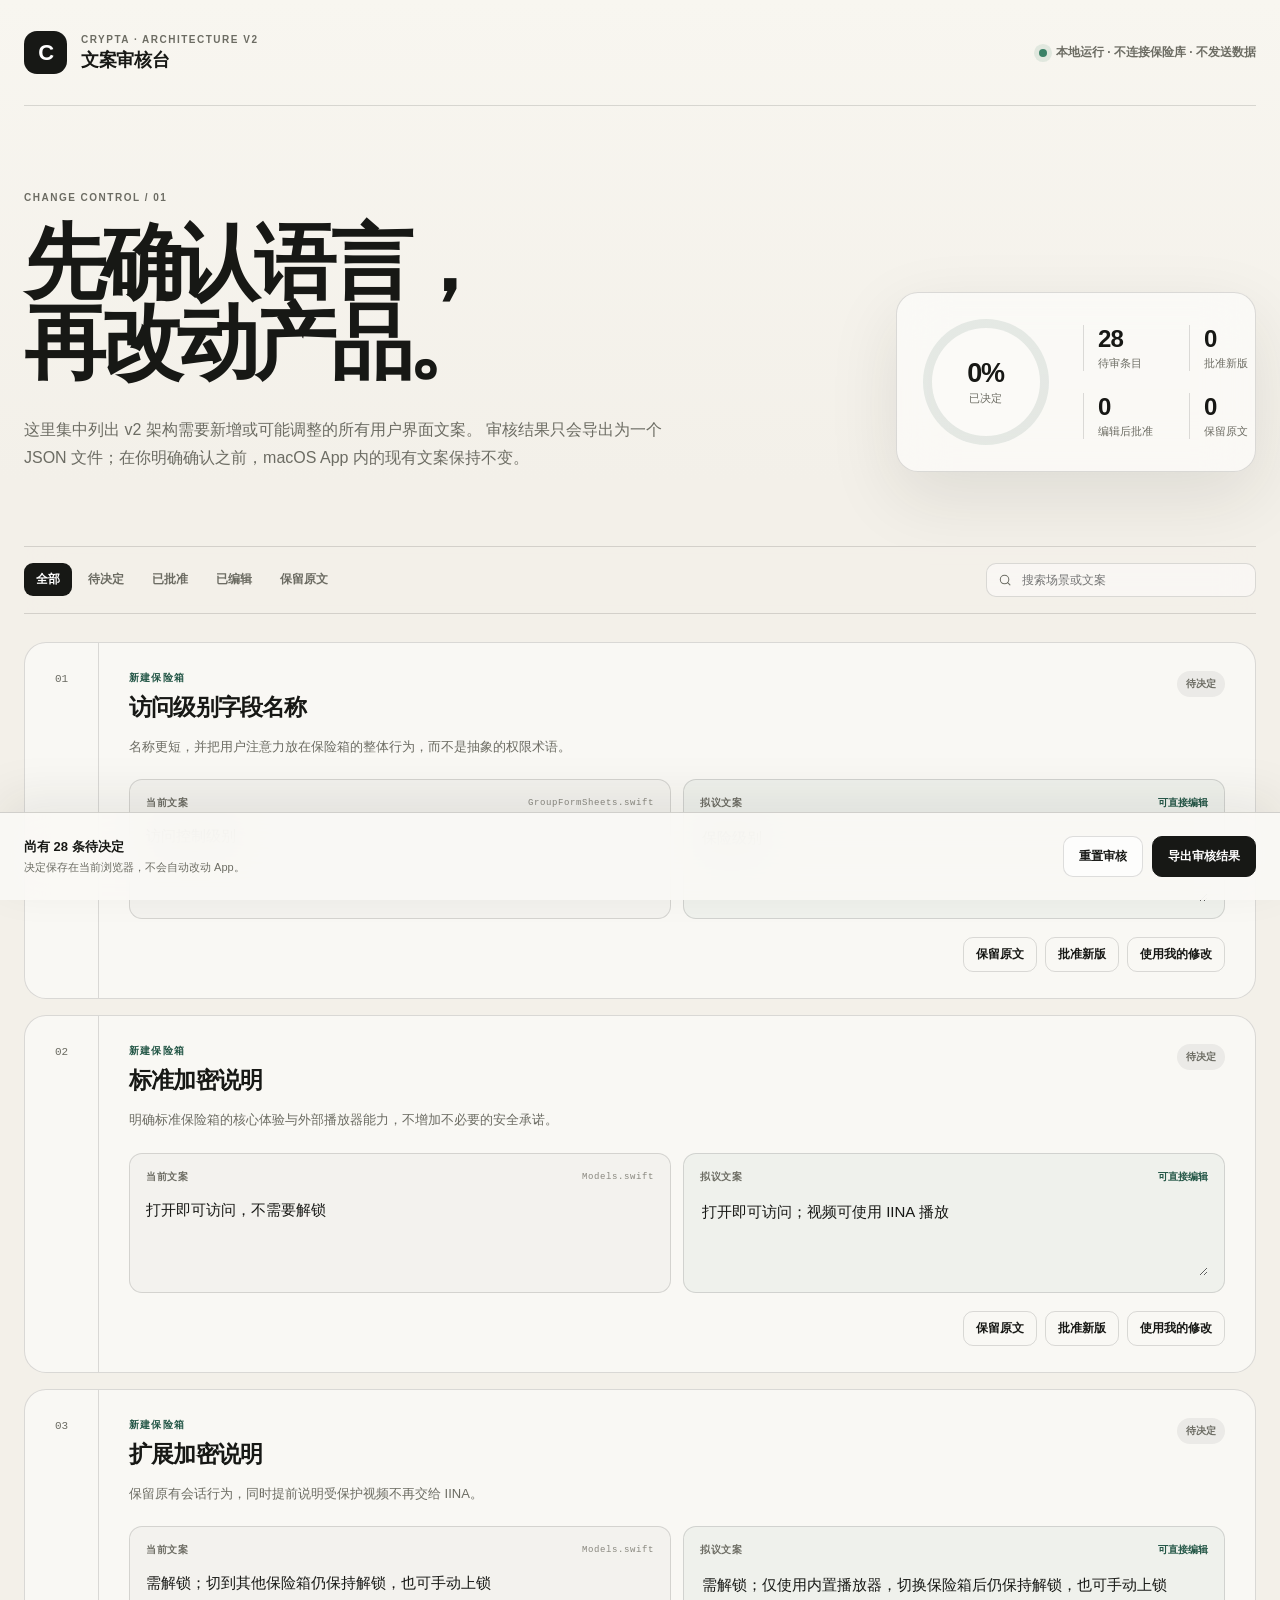
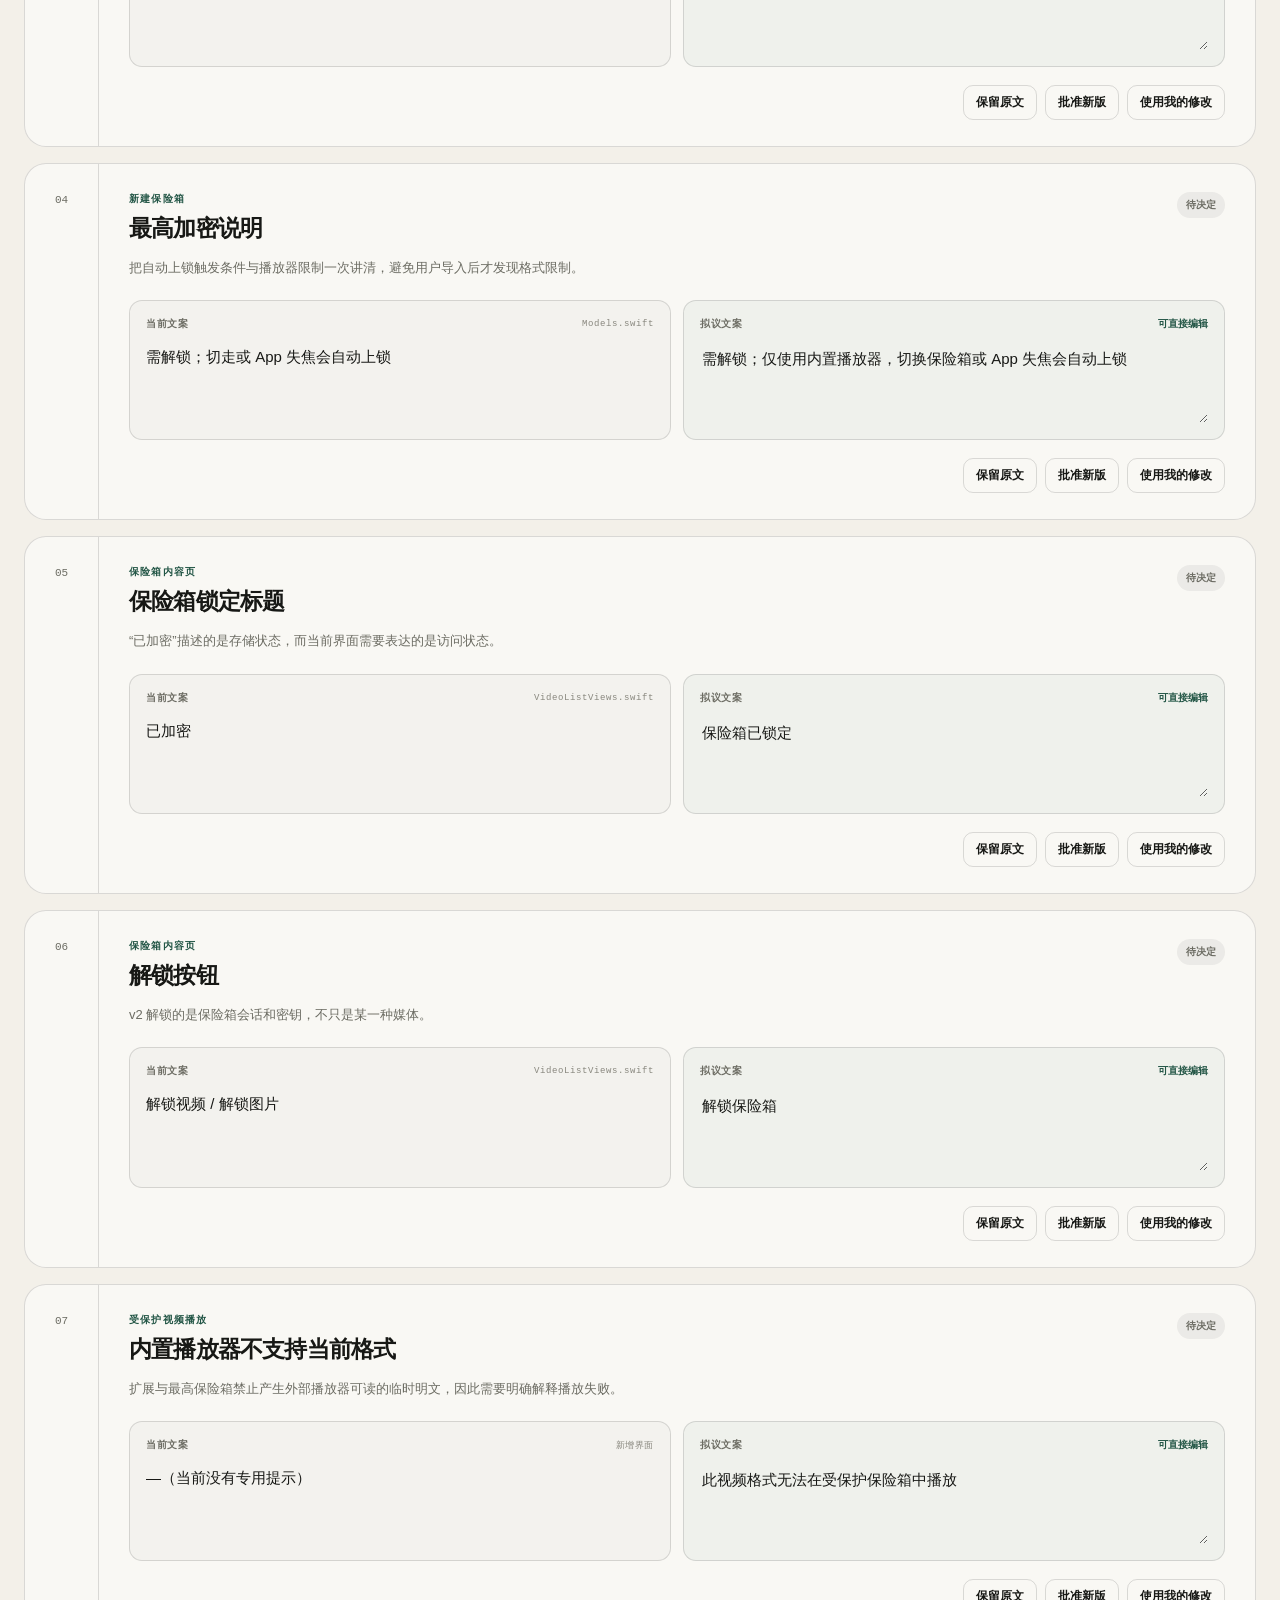
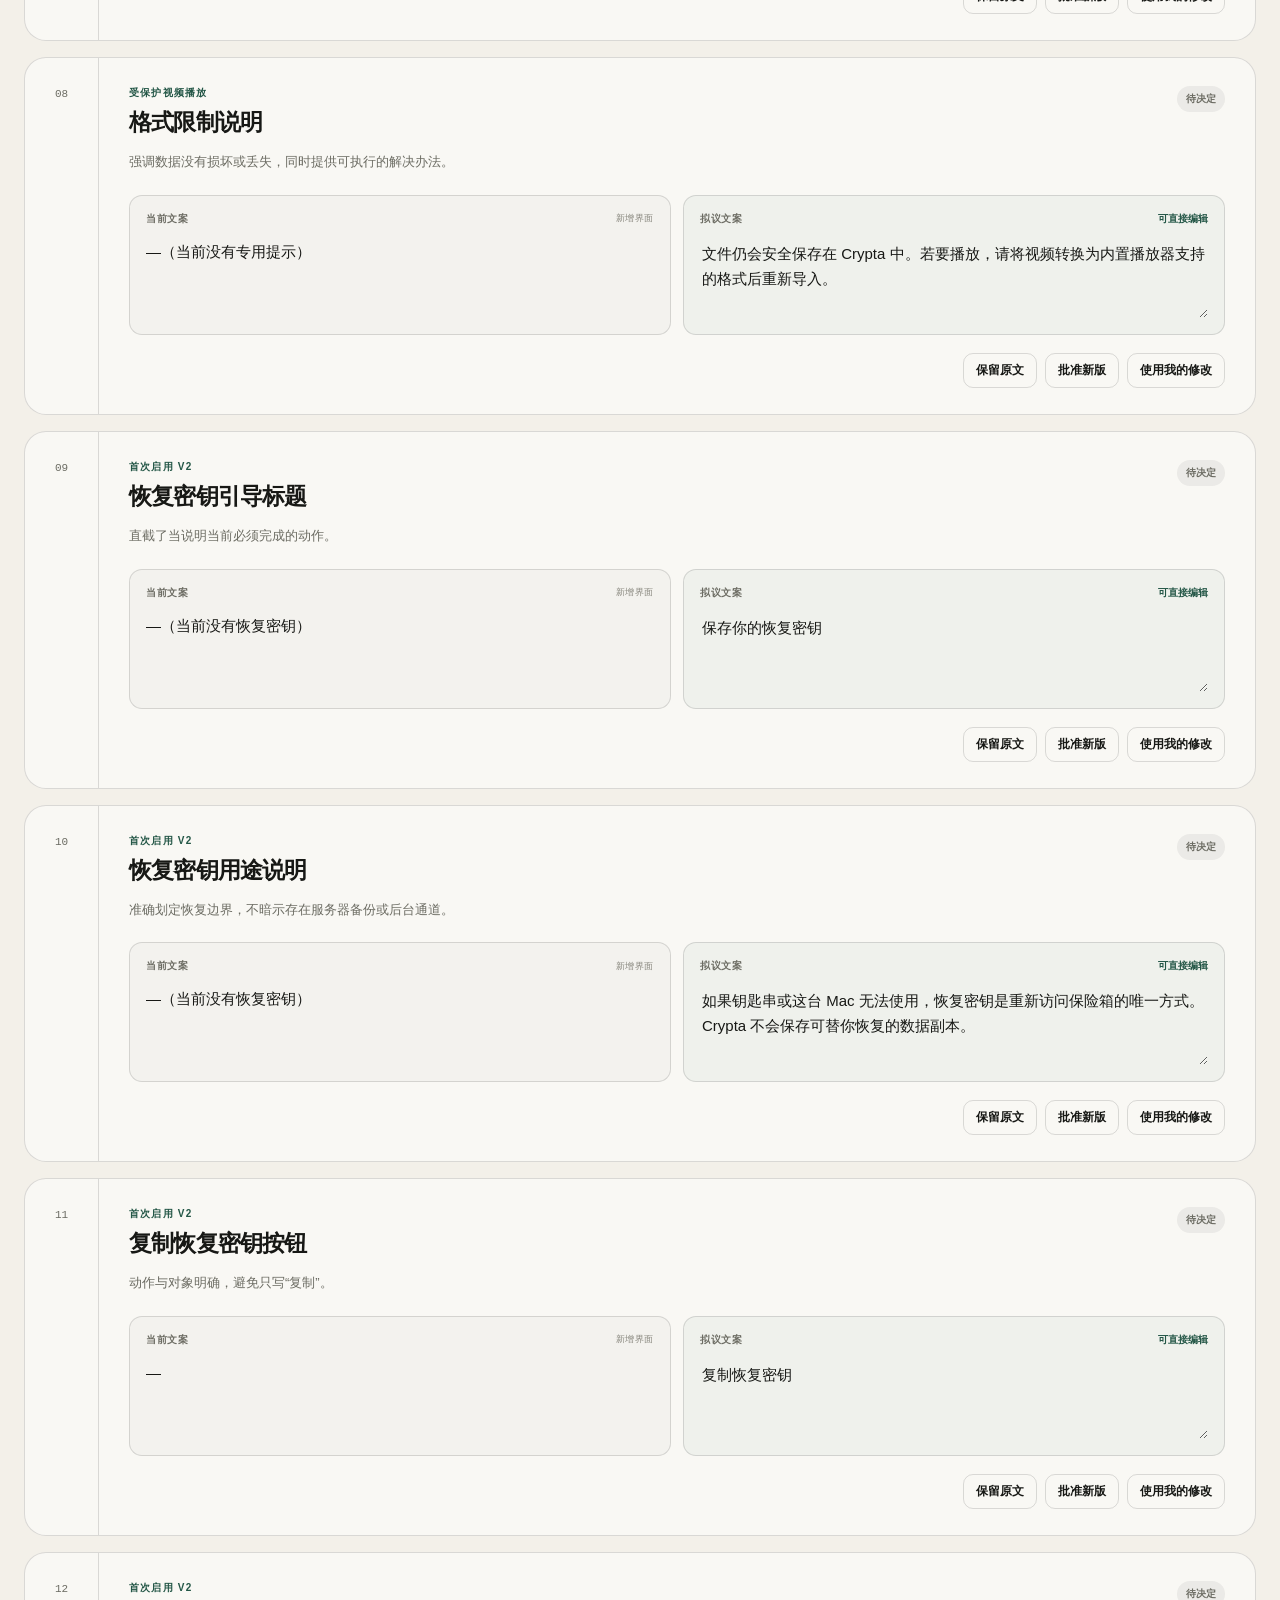
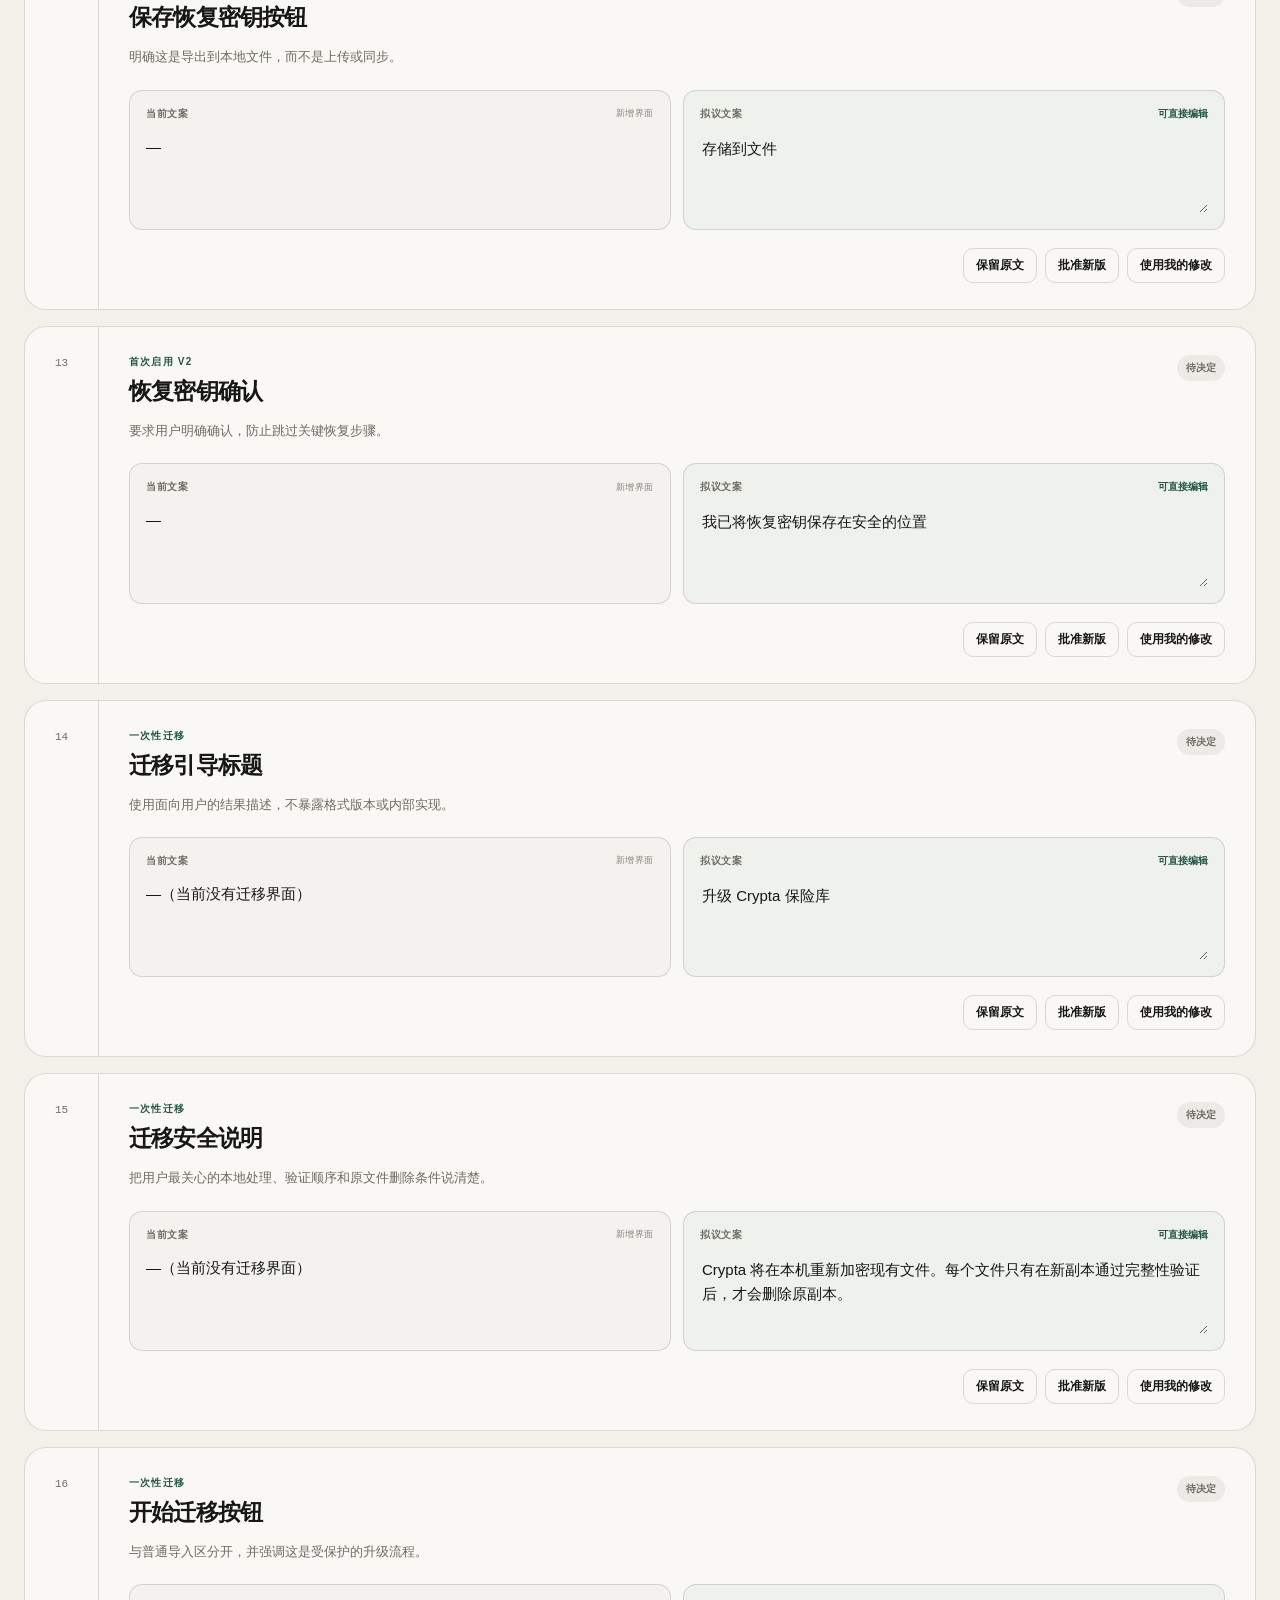
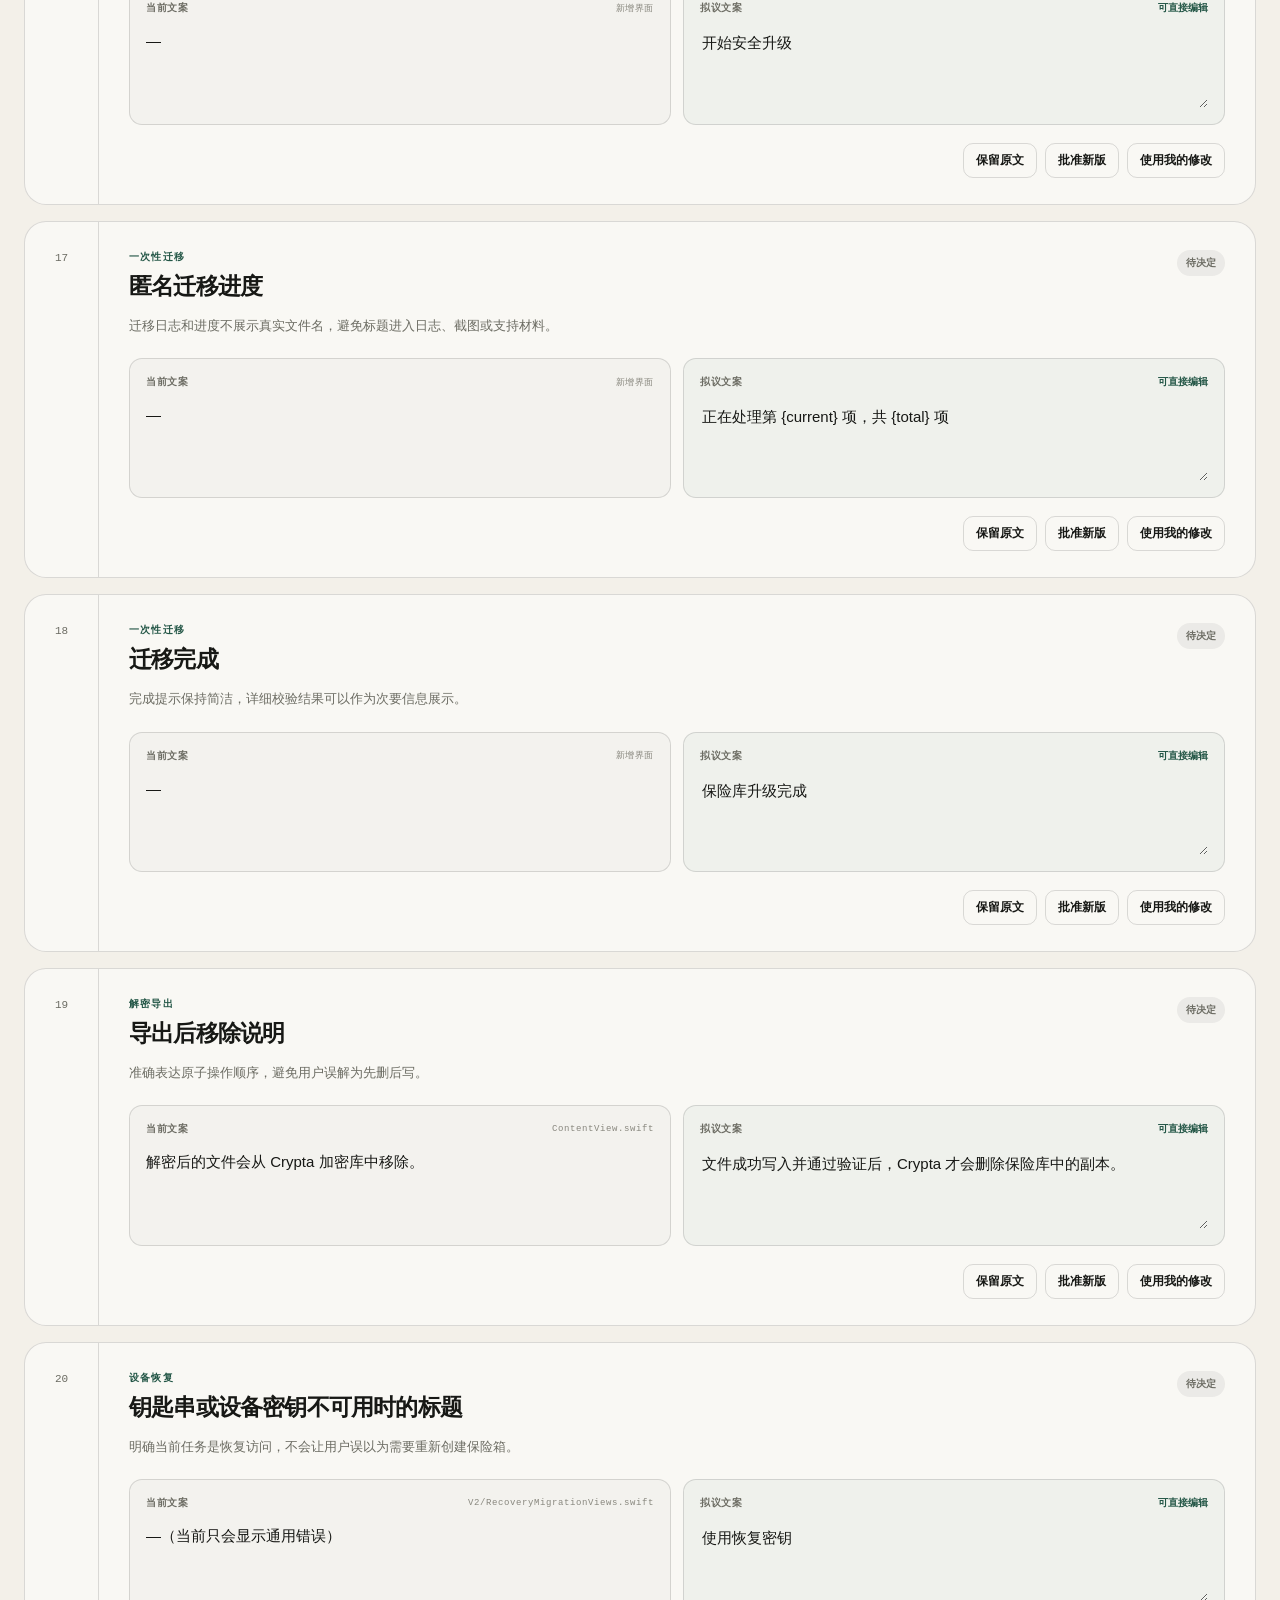
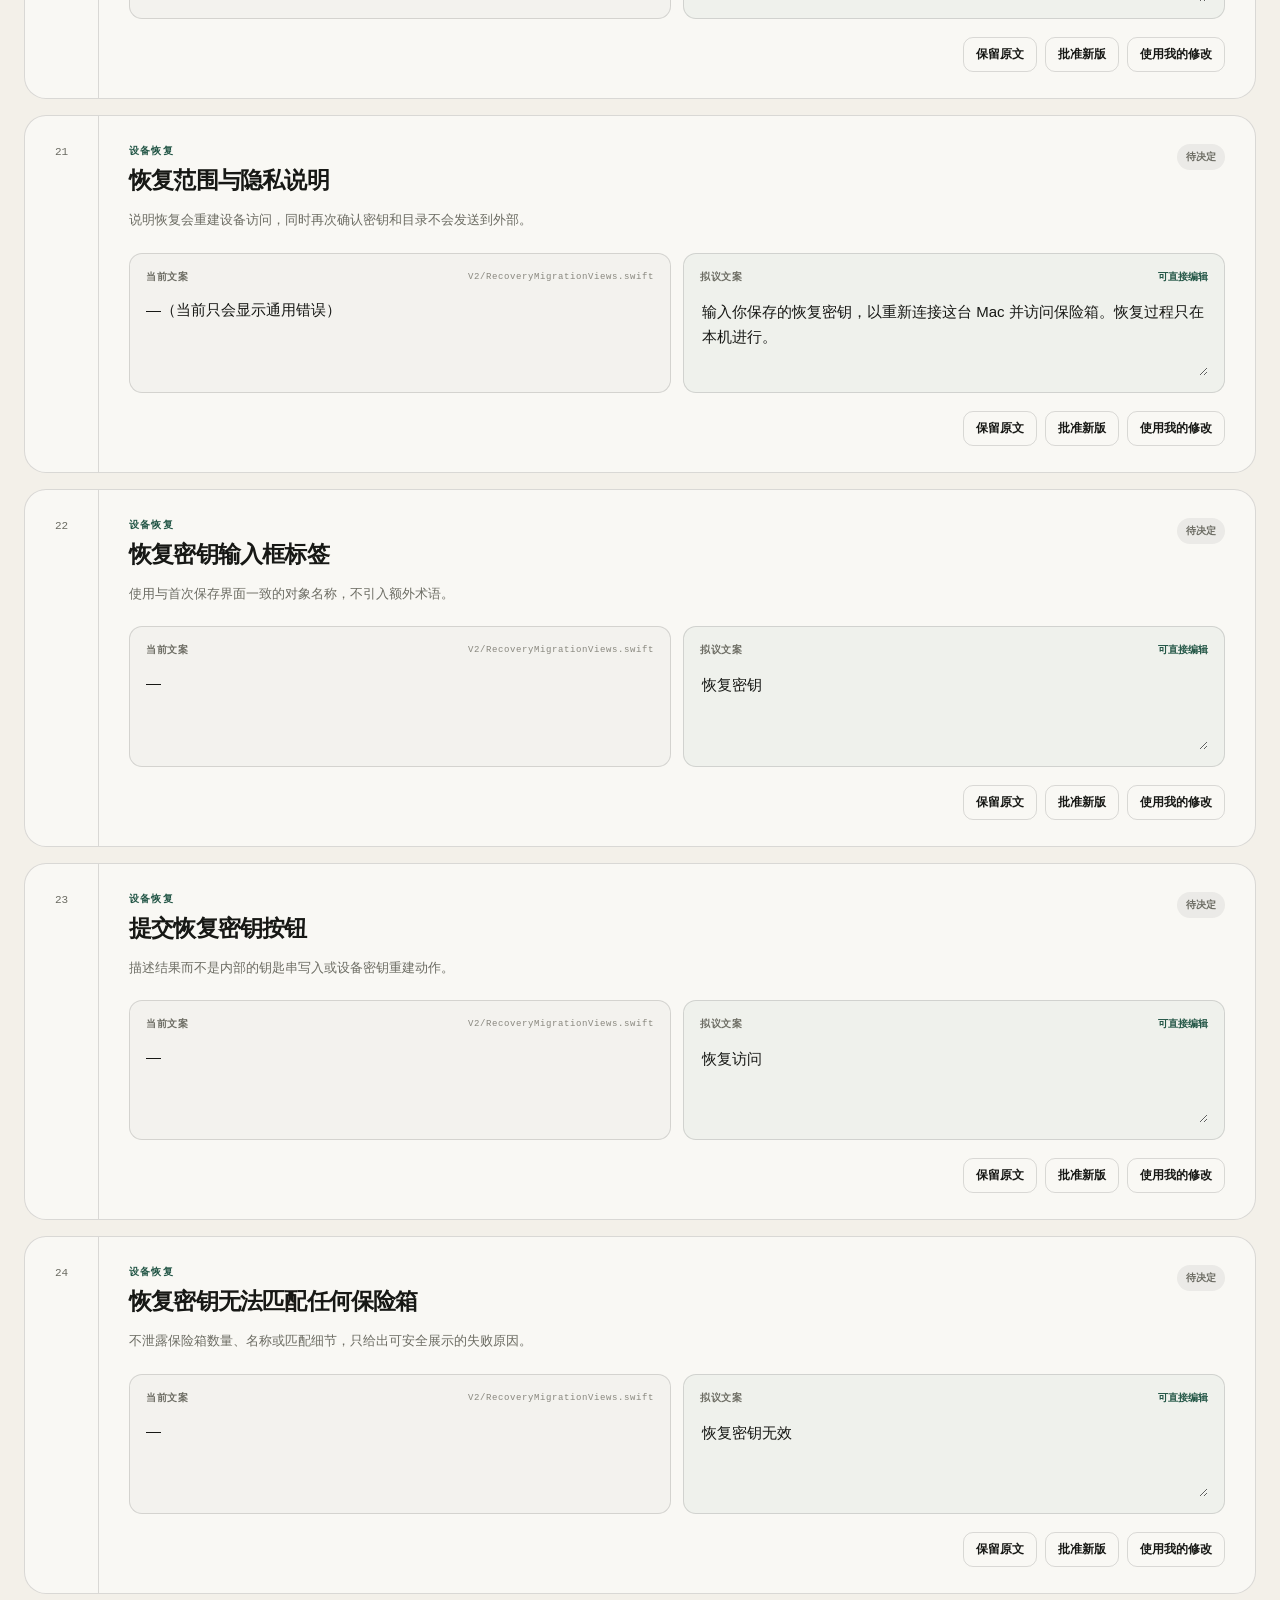
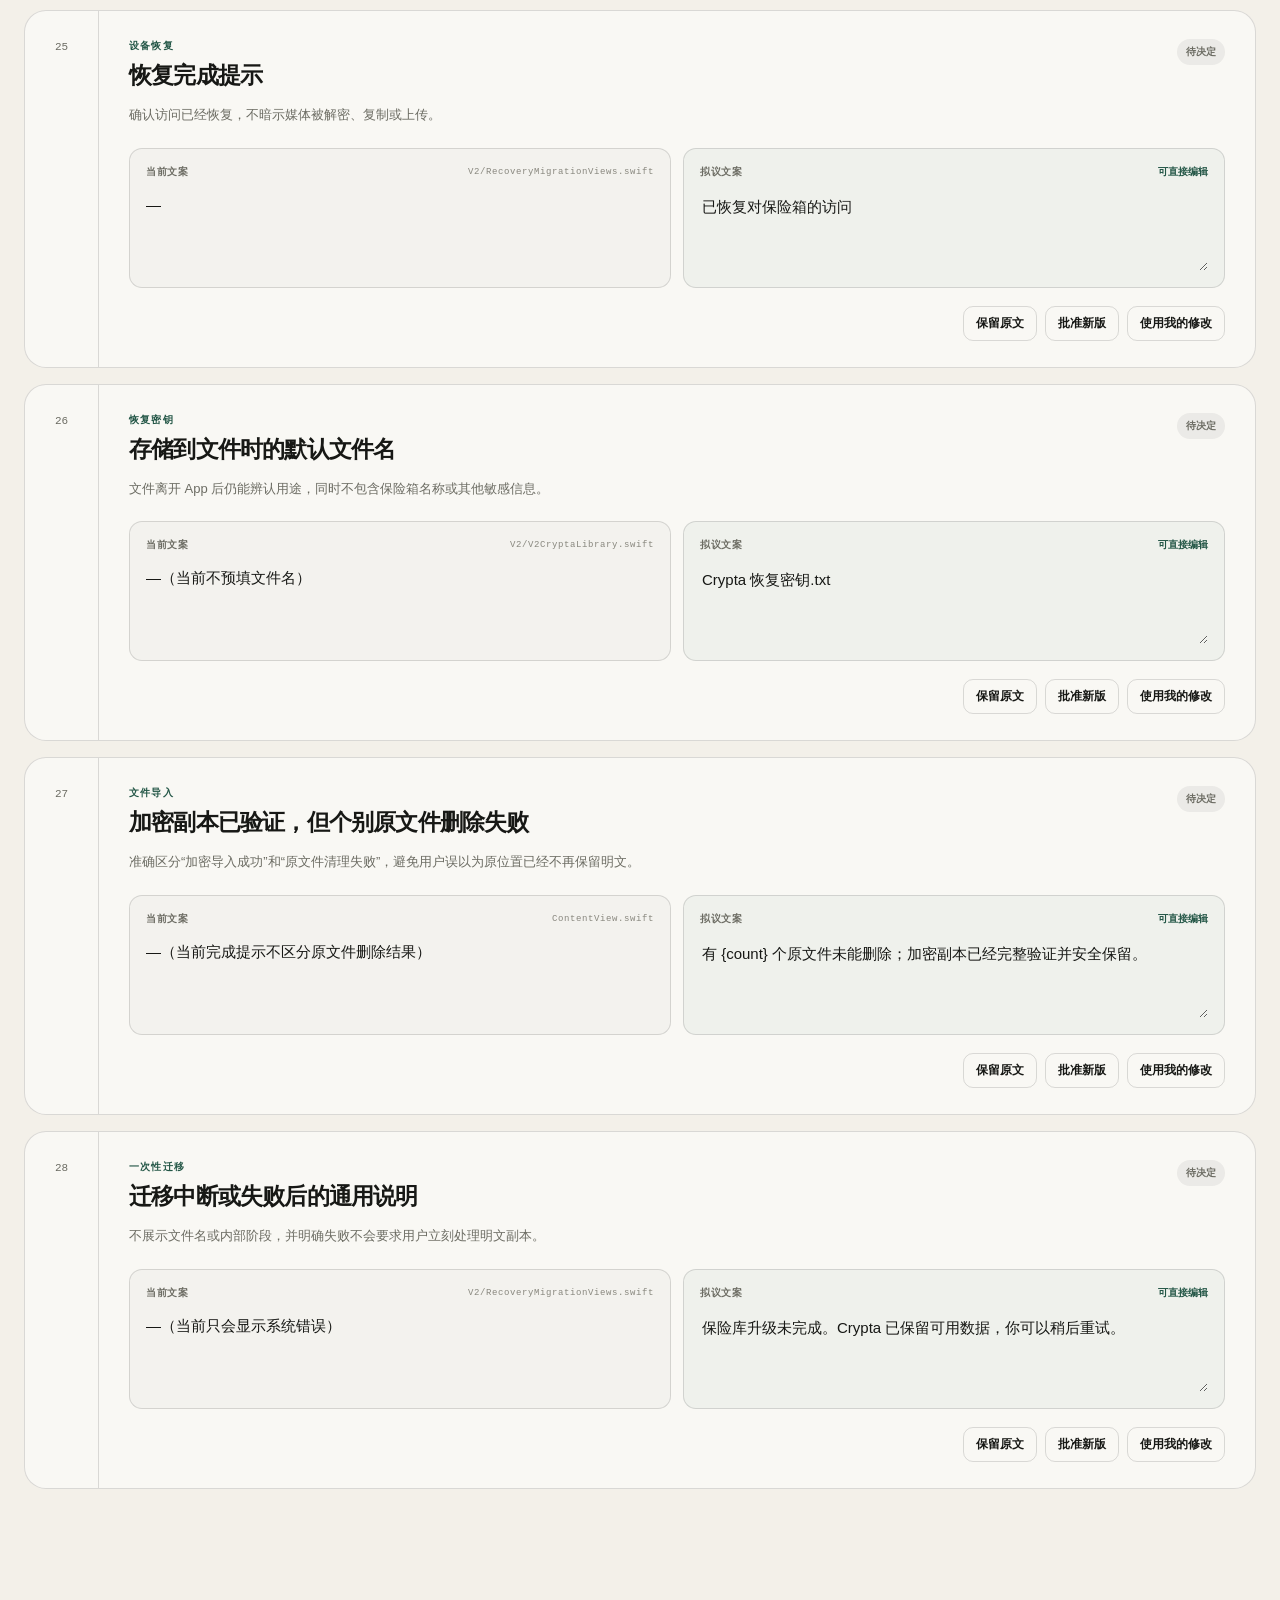
<file: Design/CopyReview/index.html>
<!doctype html>
<html lang="zh-Hans">
<head>
  <meta charset="utf-8">
  <meta name="viewport" content="width=device-width, initial-scale=1">
  <meta name="color-scheme" content="light dark">
  <title>Crypta · 文案审核台</title>
  <link rel="stylesheet" href="./styles.css">
</head>
<body>
  <div class="shell">
    <header class="masthead">
      <div class="brand">
        <div class="brand-mark" aria-hidden="true">C</div>
        <div>
          <p class="eyebrow">CRYPTA · ARCHITECTURE V2</p>
          <h1>文案审核台</h1>
        </div>
      </div>
      <div class="privacy-note">
        <span class="privacy-dot" aria-hidden="true"></span>
        本地运行 · 不连接保险库 · 不发送数据
      </div>
    </header>

    <main>
      <section class="hero">
        <div class="hero-copy">
          <p class="eyebrow">CHANGE CONTROL / 01</p>
          <h2>先确认语言，<br>再改动产品。</h2>
          <p class="hero-description">
            这里集中列出 v2 架构需要新增或可能调整的所有用户界面文案。
            审核结果只会导出为一个 JSON 文件；在你明确确认之前，macOS App 内的现有文案保持不变。
          </p>
        </div>
        <div class="hero-summary" aria-label="审核进度">
          <div class="summary-ring" id="progressRing">
            <strong id="progressValue">0%</strong>
            <span>已决定</span>
          </div>
          <dl>
            <div>
              <dt id="totalCount">0</dt>
              <dd>待审条目</dd>
            </div>
            <div>
              <dt id="approvedCount">0</dt>
              <dd>批准新版</dd>
            </div>
            <div>
              <dt id="editedCount">0</dt>
              <dd>编辑后批准</dd>
            </div>
            <div>
              <dt id="keptCount">0</dt>
              <dd>保留原文</dd>
            </div>
          </dl>
        </div>
      </section>

      <section class="controls" aria-label="审核筛选">
        <div class="filter-tabs" role="tablist" aria-label="按状态筛选">
          <button class="filter-tab is-active" data-filter="all" role="tab">全部</button>
          <button class="filter-tab" data-filter="pending" role="tab">待决定</button>
          <button class="filter-tab" data-filter="approved" role="tab">已批准</button>
          <button class="filter-tab" data-filter="edited" role="tab">已编辑</button>
          <button class="filter-tab" data-filter="kept" role="tab">保留原文</button>
        </div>
        <label class="search">
          <span class="sr-only">搜索文案</span>
          <svg viewBox="0 0 24 24" aria-hidden="true">
            <path d="m21 21-4.35-4.35m2.35-5.15A7.5 7.5 0 1 1 4 11.5a7.5 7.5 0 0 1 15 0Z"></path>
          </svg>
          <input id="searchInput" type="search" placeholder="搜索场景或文案">
        </label>
      </section>

      <section class="review-list" id="reviewList" aria-live="polite"></section>

      <section class="empty-state" id="emptyState" hidden>
        <p class="eyebrow">NO MATCHES</p>
        <h2>没有符合条件的条目</h2>
        <p>换一个筛选条件，或清除搜索内容。</p>
      </section>
    </main>

    <footer class="decision-bar">
      <div>
        <strong id="remainingCount">尚有 0 条待决定</strong>
        <span>决定保存在当前浏览器，不会自动改动 App。</span>
      </div>
      <div class="footer-actions">
        <button class="button button-secondary" id="resetButton">重置审核</button>
        <button class="button button-primary" id="exportButton">导出审核结果</button>
      </div>
    </footer>
  </div>

  <dialog id="resetDialog">
    <form method="dialog">
      <p class="eyebrow">RESET REVIEW</p>
      <h2>重置全部审核决定？</h2>
      <p>这会清除当前浏览器中保存的状态与编辑内容，不会改动 Crypta App。</p>
      <div class="dialog-actions">
        <button class="button button-secondary" value="cancel">取消</button>
        <button class="button button-danger" id="confirmReset" value="confirm">重置</button>
      </div>
    </form>
  </dialog>

  <template id="reviewCardTemplate">
    <article class="review-card">
      <div class="card-index" aria-hidden="true"></div>
      <div class="card-main">
        <header class="card-header">
          <div>
            <p class="card-area"></p>
            <h3 class="card-context"></h3>
          </div>
          <span class="status-badge"></span>
        </header>
        <p class="card-rationale"></p>
        <div class="copy-grid">
          <section class="copy-panel old-copy">
            <div class="copy-label">
              <span>当前文案</span>
              <code class="source-location"></code>
            </div>
            <p class="old-value"></p>
          </section>
          <section class="copy-panel new-copy">
            <label class="copy-label">
              <span>拟议文案</span>
              <span class="editable-label">可直接编辑</span>
            </label>
            <textarea class="new-value" rows="3"></textarea>
          </section>
        </div>
        <div class="card-actions" role="group" aria-label="审核决定">
          <button class="decision-button keep-button" data-decision="kept">保留原文</button>
          <button class="decision-button approve-button" data-decision="approved">批准新版</button>
          <button class="decision-button edit-button" data-decision="edited">使用我的修改</button>
        </div>
      </div>
    </article>
  </template>

  <script src="./app.js"></script>
</body>
</html>
</file>
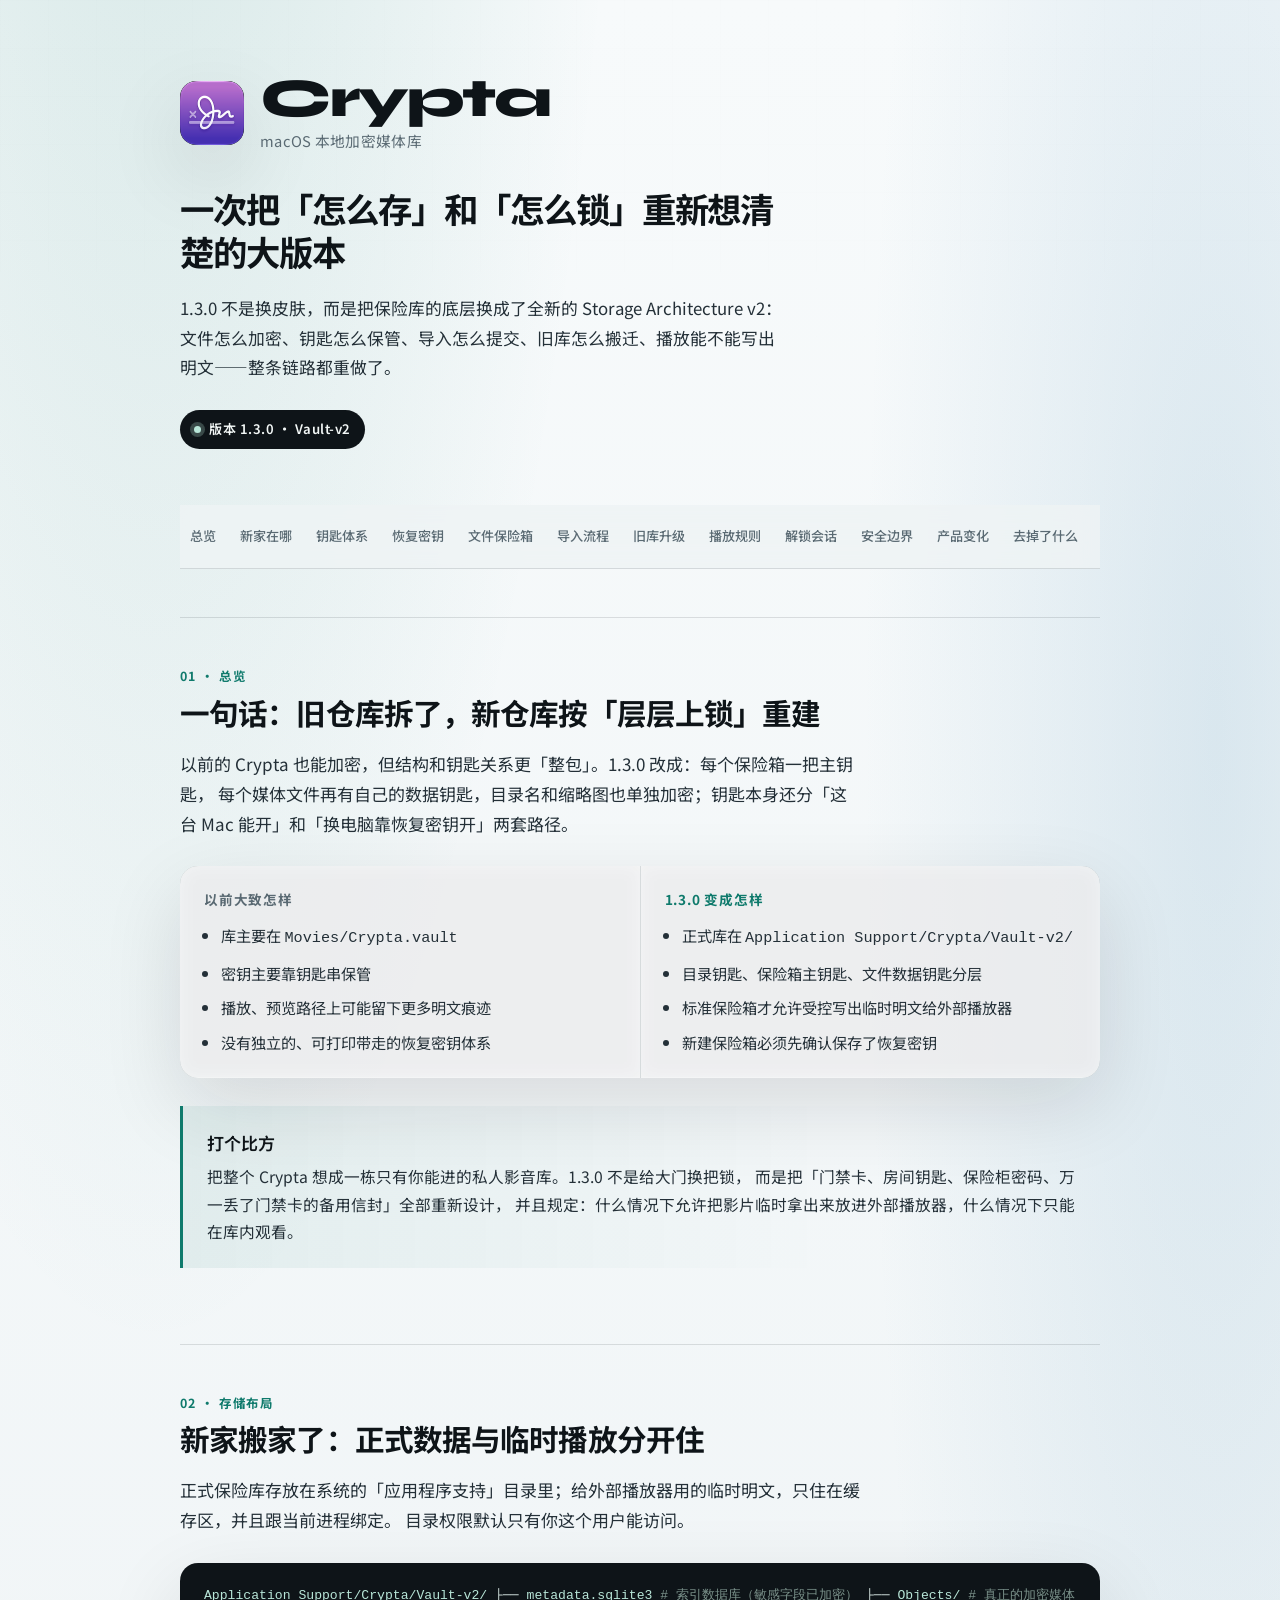
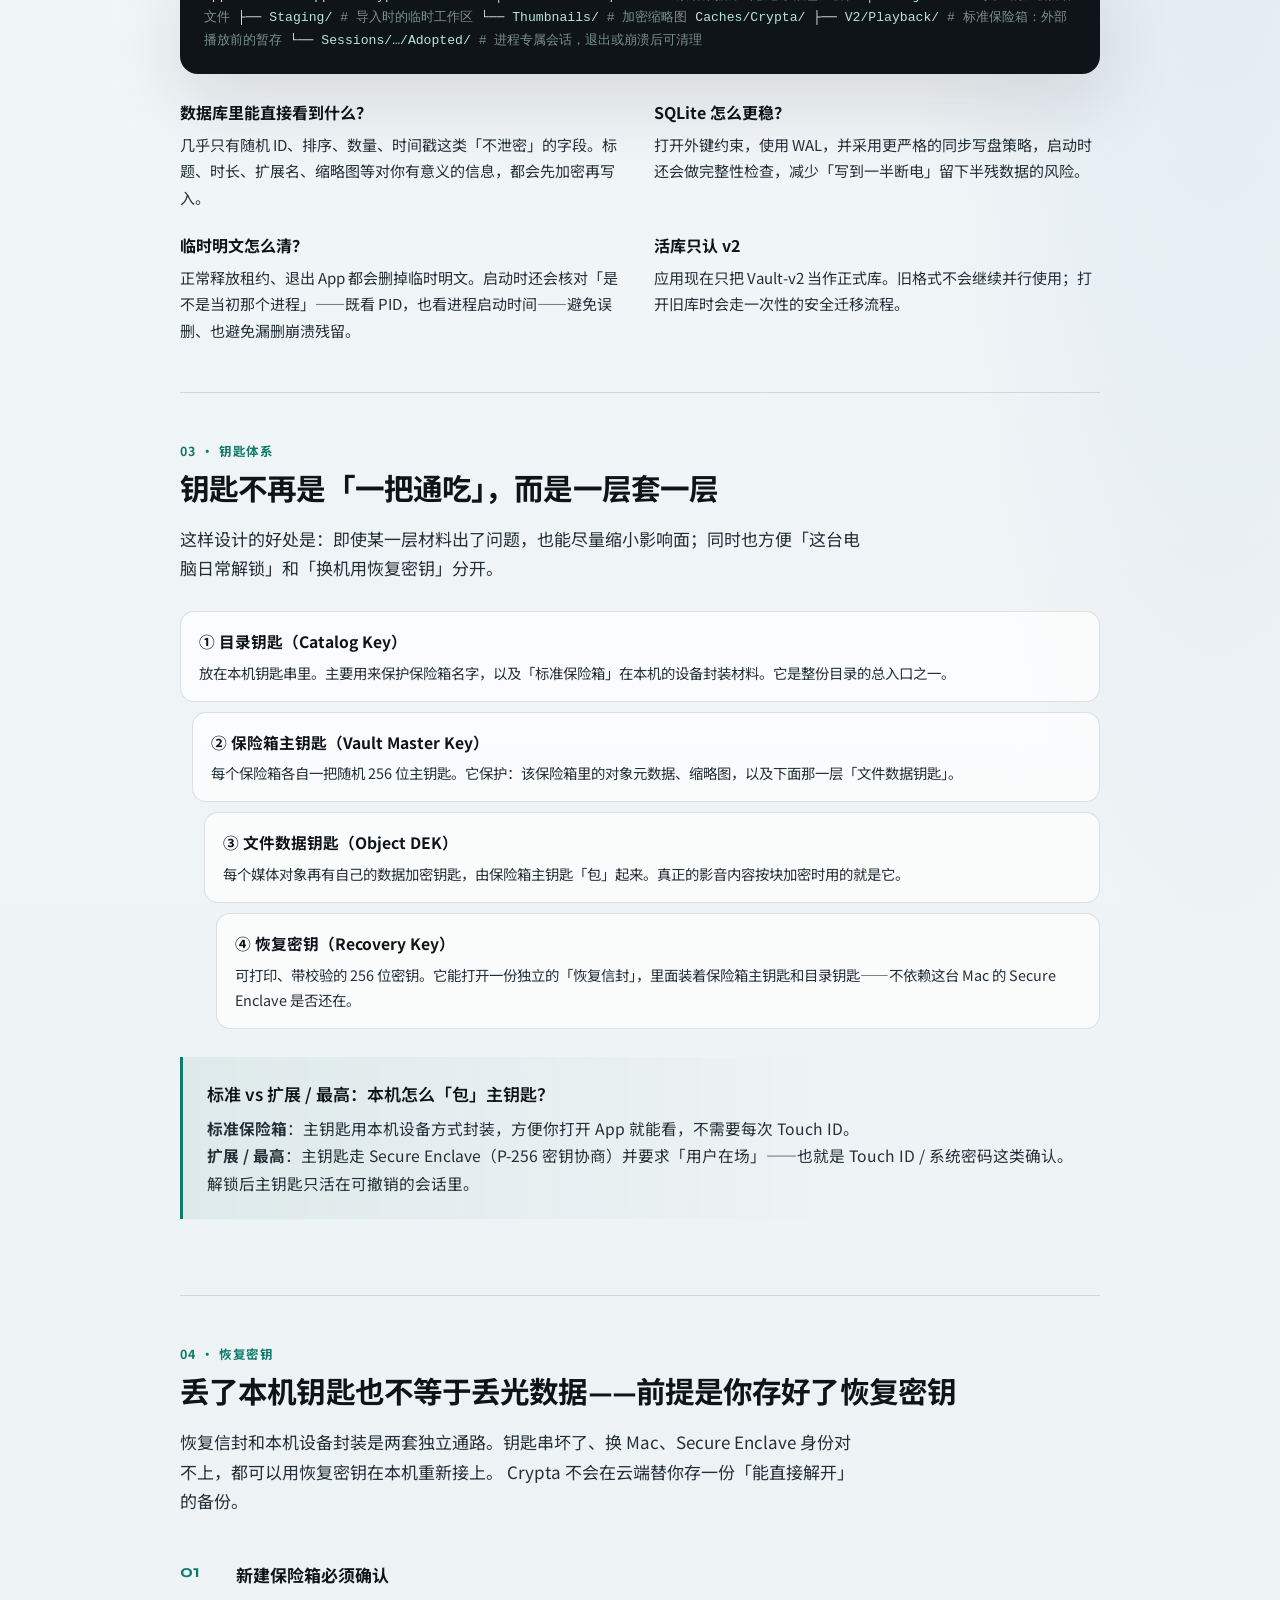
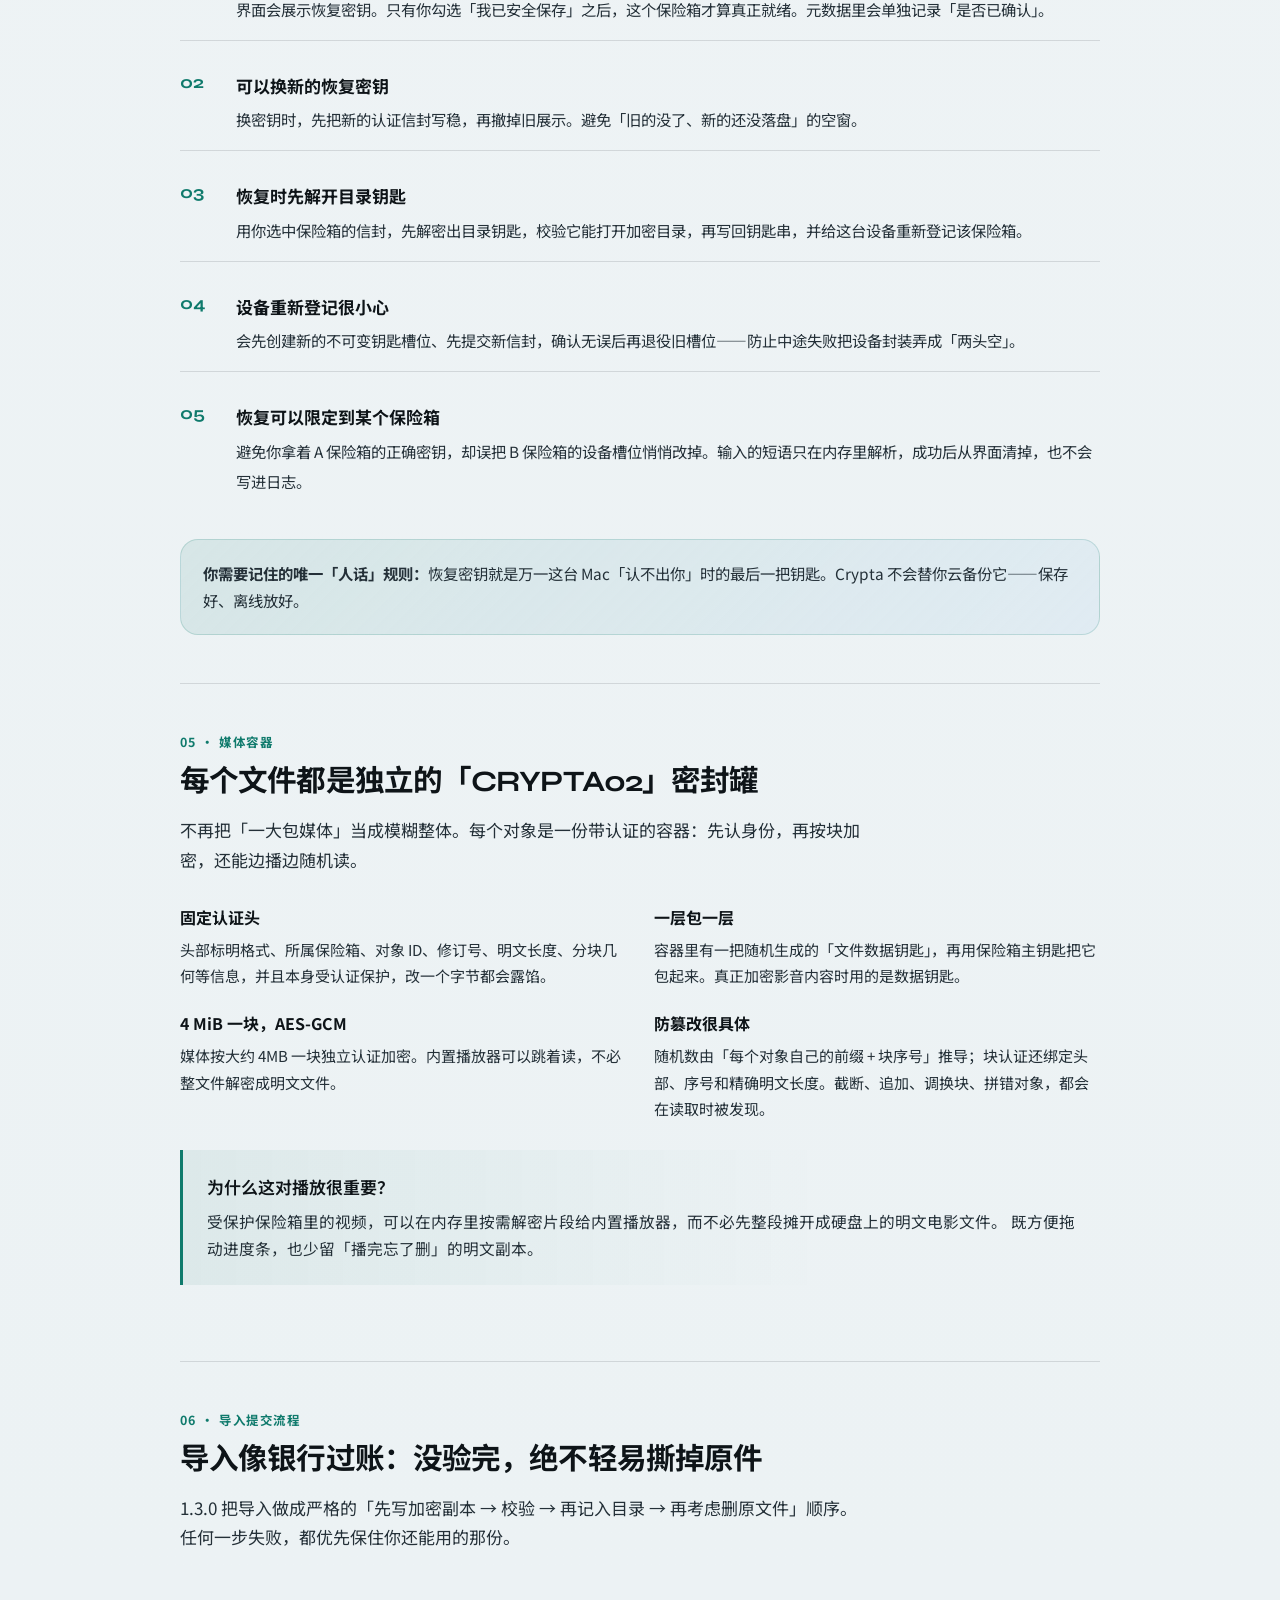
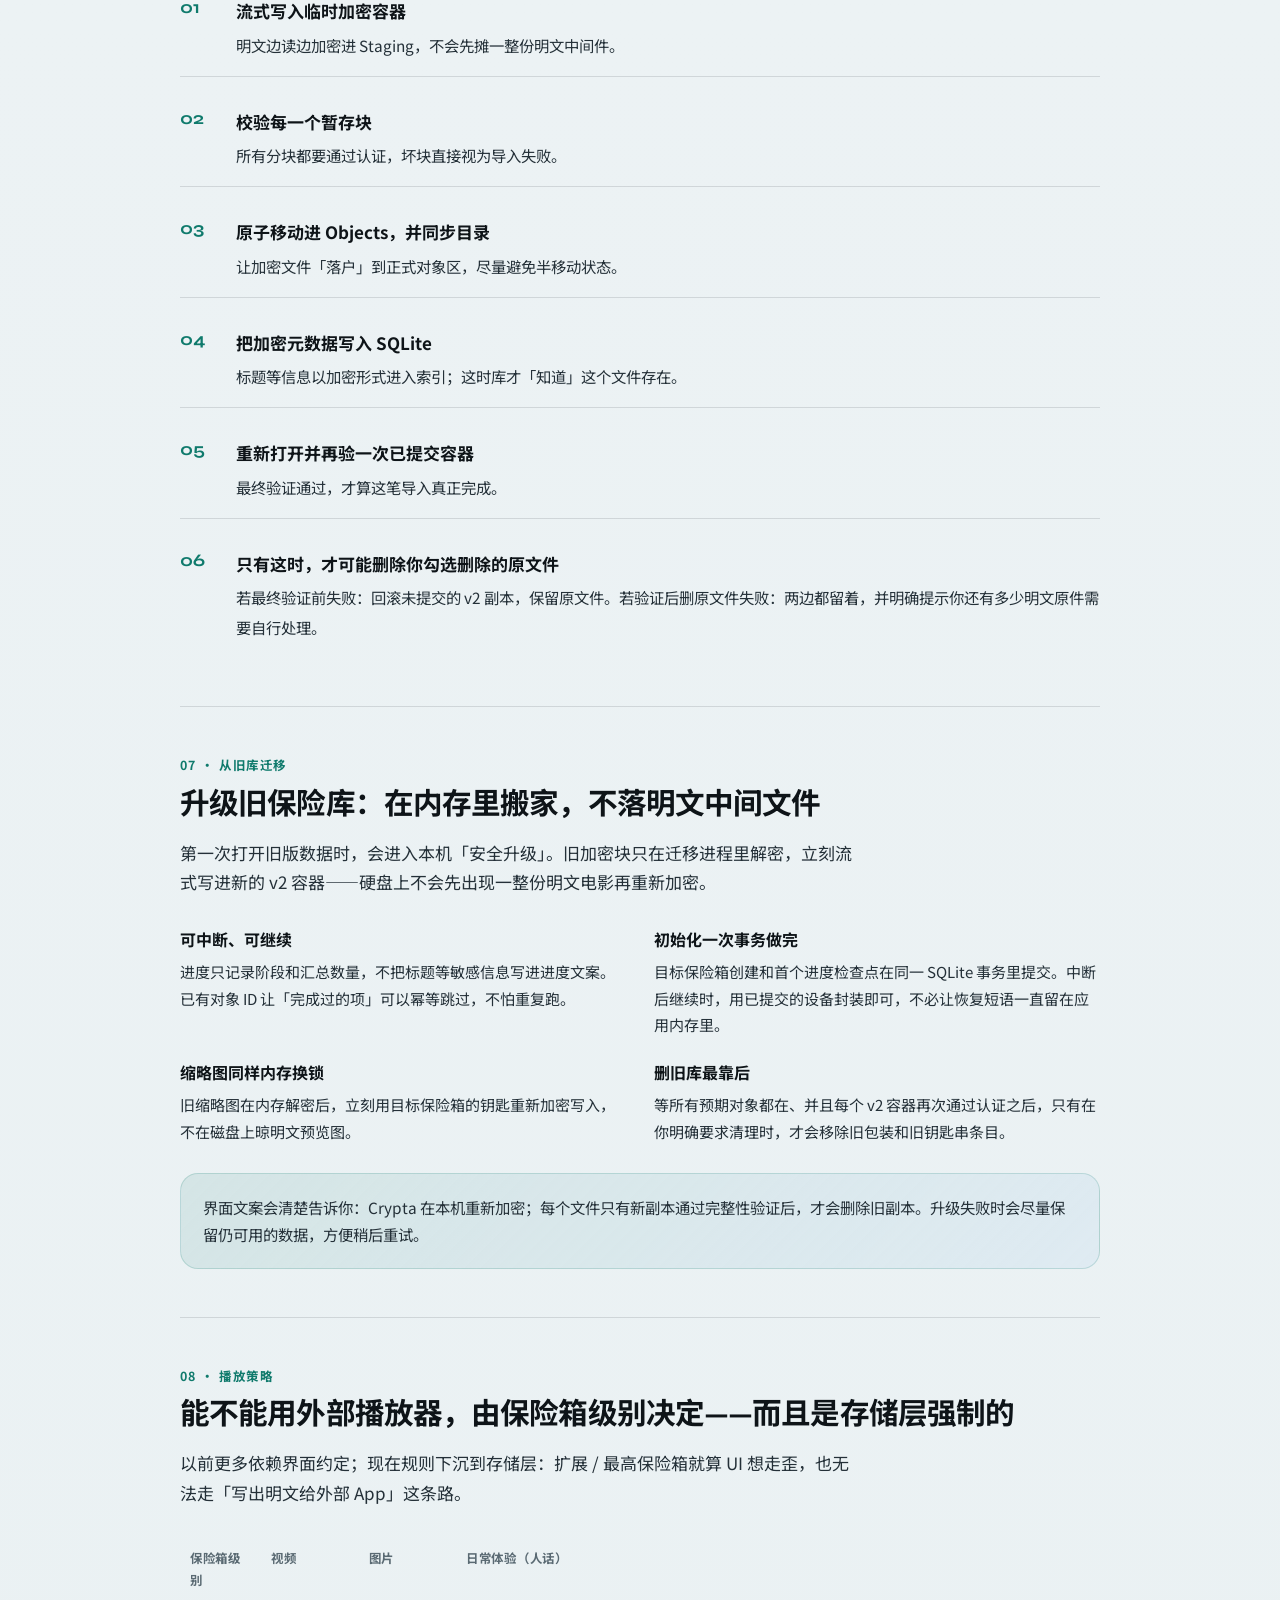
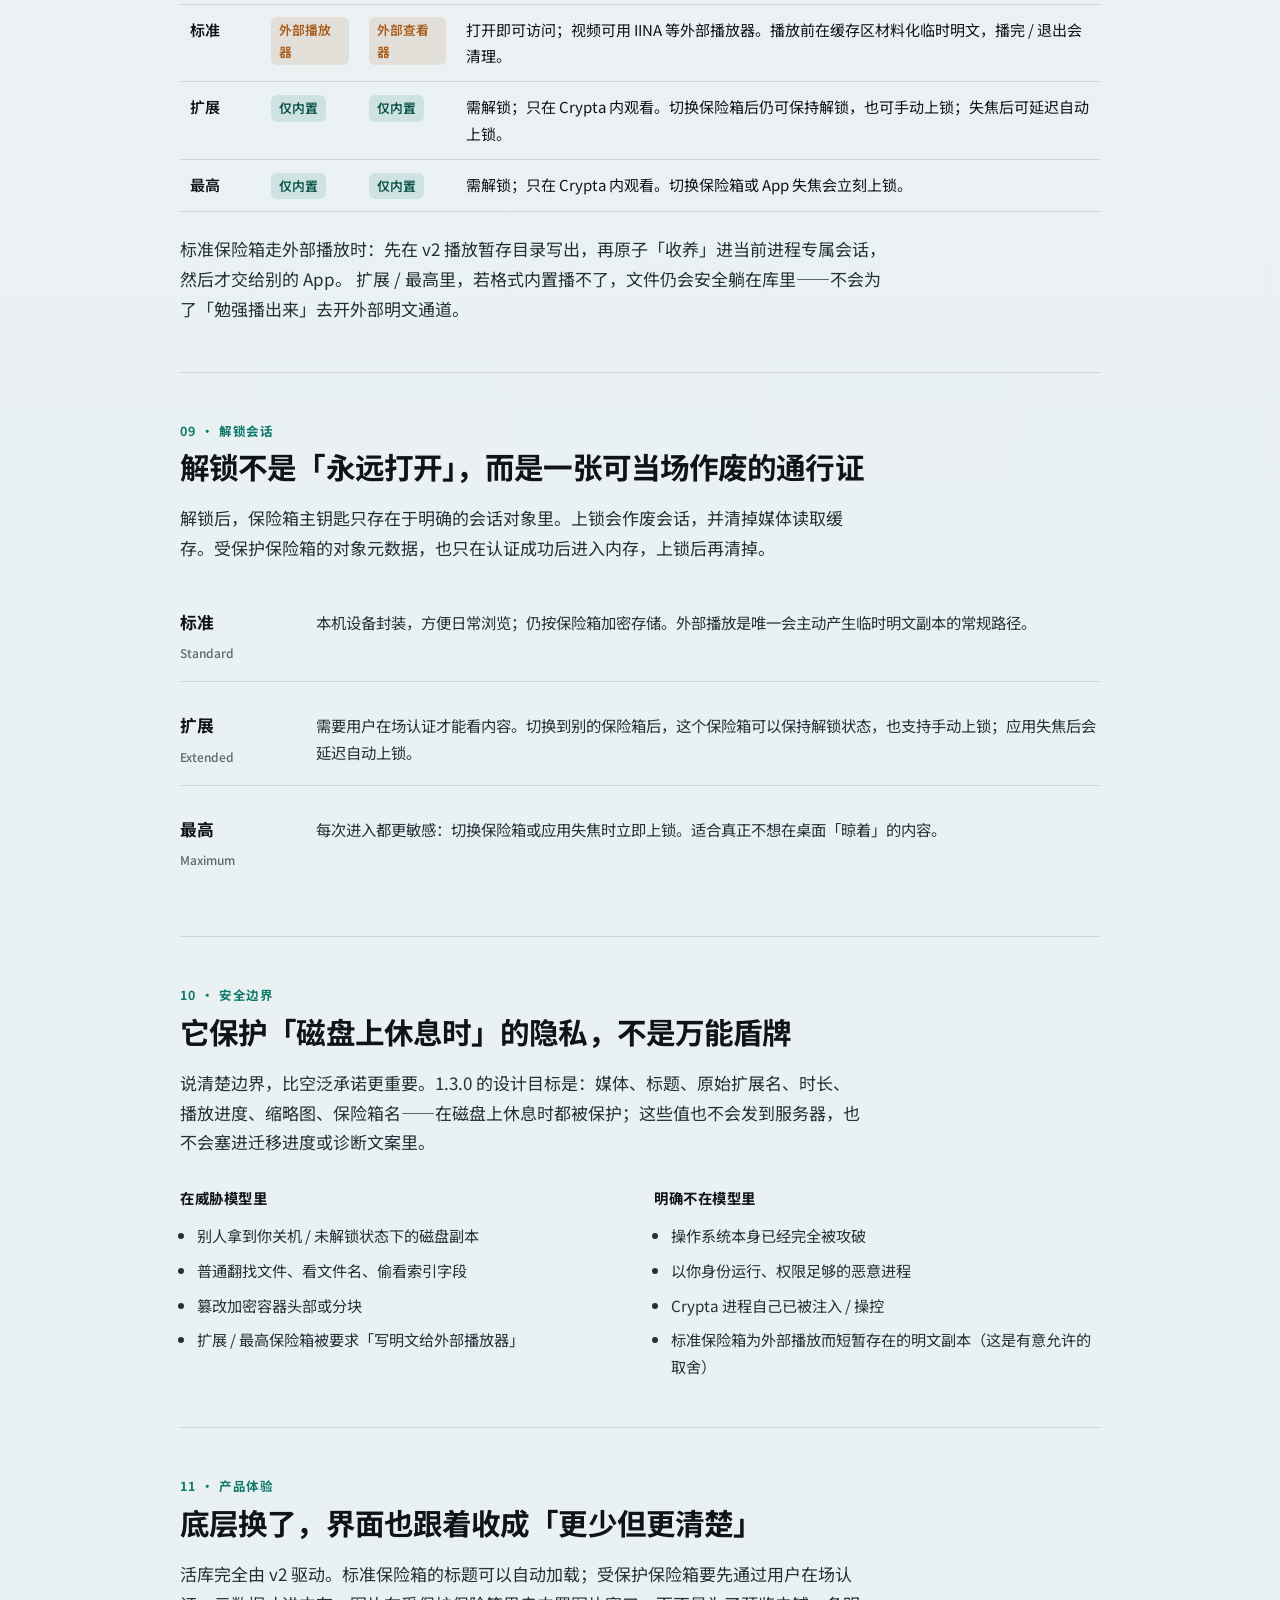
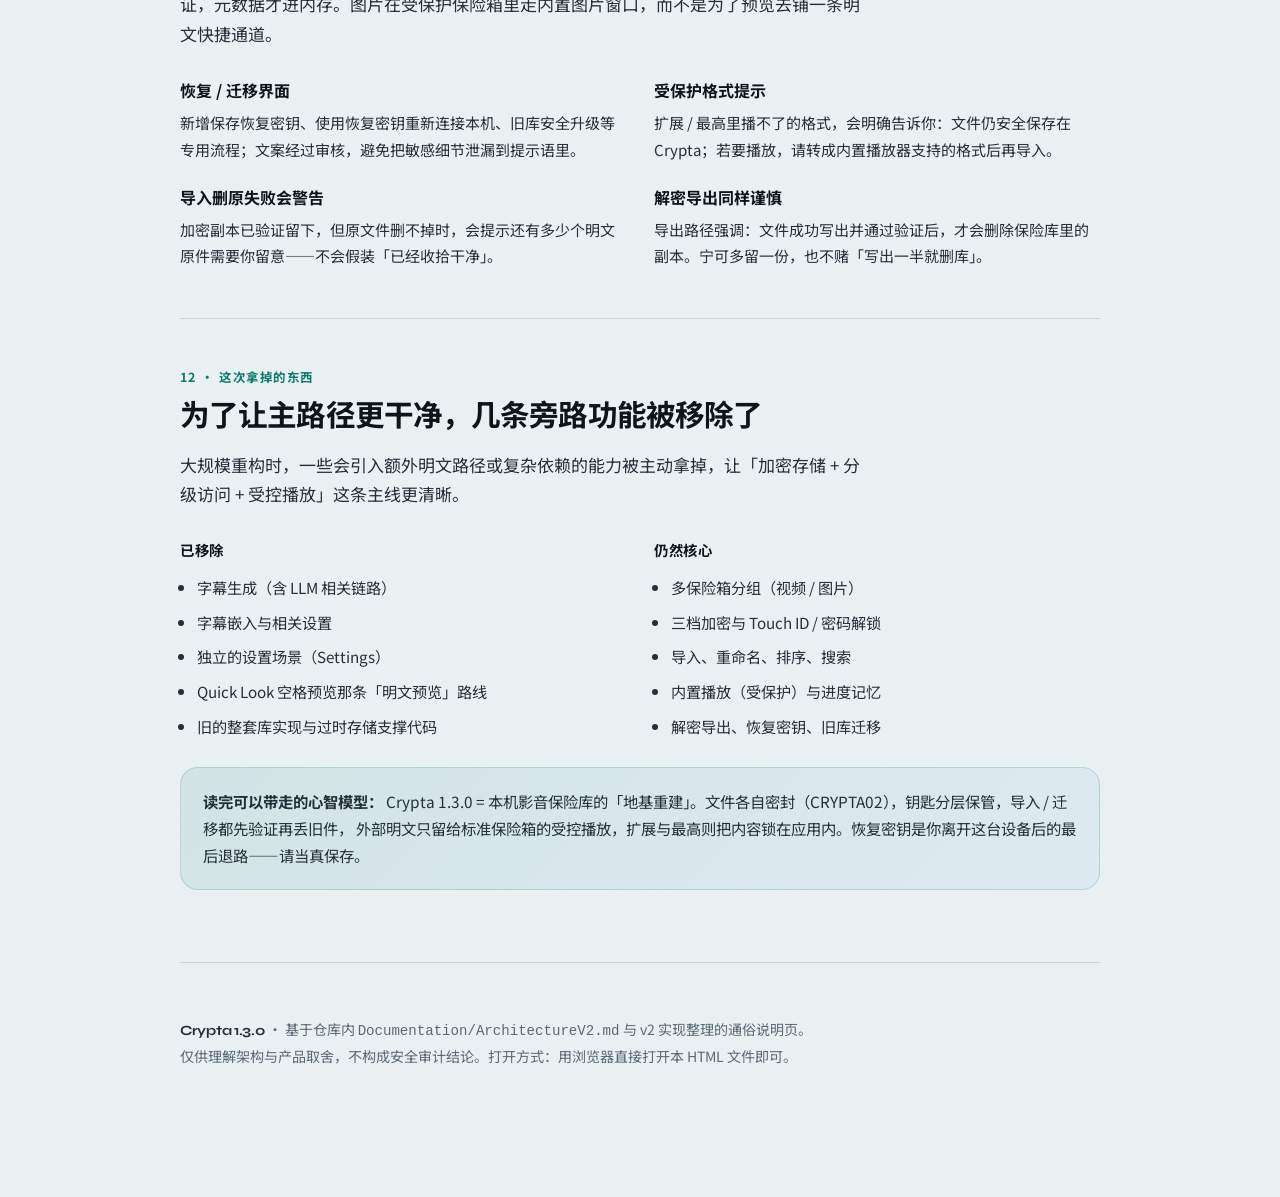
<file: Documentation/Crypta-1.3.0.html>
<!DOCTYPE html>
<html lang="zh-Hans">
<head>
  <meta charset="utf-8" />
  <meta name="viewport" content="width=device-width, initial-scale=1" />
  <title>Crypta 1.3.0 · 存储与加密重构说明</title>
  <link rel="preconnect" href="https://fonts.googleapis.com" />
  <link rel="preconnect" href="https://fonts.gstatic.com" crossorigin />
  <link href="https://fonts.googleapis.com/css2?family=Noto+Sans+SC:wght@400;500;600;700&family=Syne:wght@600;700;800&display=swap" rel="stylesheet" />
  <style>
    :root {
      --ink: #0e1418;
      --ink-soft: #243038;
      --muted: #5a6a73;
      --line: rgba(14, 20, 24, 0.12);
      --paper: #eef3f5;
      --paper-2: #e2eaee;
      --surface: rgba(255, 255, 255, 0.72);
      --teal: #0f7a6c;
      --teal-deep: #0a5248;
      --mint: #b8e6d8;
      --sky: #c9dff0;
      --warn: #a85b1a;
      --danger: #9b2f2f;
      --ok: #1f6b4a;
      --shadow: 0 28px 80px rgba(14, 20, 24, 0.12);
      --radius: 18px;
      --max: 920px;
    }

    * { box-sizing: border-box; }

    html {
      scroll-behavior: smooth;
    }

    body {
      margin: 0;
      color: var(--ink);
      font-family: "Noto Sans SC", "PingFang SC", "Hiragino Sans GB", sans-serif;
      font-size: 17px;
      line-height: 1.75;
      background:
        radial-gradient(ellipse 70% 45% at 12% -10%, rgba(15, 122, 108, 0.18), transparent 55%),
        radial-gradient(ellipse 55% 40% at 95% 8%, rgba(120, 170, 200, 0.22), transparent 50%),
        linear-gradient(180deg, #f7fafb 0%, var(--paper) 28%, #e8f0f2 100%);
      min-height: 100vh;
    }

    body::before {
      content: "";
      position: fixed;
      inset: 0;
      pointer-events: none;
      opacity: 0.35;
      background-image:
        linear-gradient(rgba(14, 20, 24, 0.03) 1px, transparent 1px),
        linear-gradient(90deg, rgba(14, 20, 24, 0.03) 1px, transparent 1px);
      background-size: 48px 48px;
      mask-image: linear-gradient(180deg, rgba(0,0,0,0.55), transparent 70%);
      z-index: 0;
    }

    a { color: var(--teal-deep); text-underline-offset: 3px; }

    .wrap {
      position: relative;
      z-index: 1;
      width: min(var(--max), calc(100% - 40px));
      margin: 0 auto;
      padding-bottom: 96px;
    }

    /* —— Hero —— */
    .hero {
      padding: 72px 0 56px;
      animation: rise 0.9s ease both;
    }

    .brand-row {
      display: flex;
      align-items: center;
      gap: 16px;
      margin-bottom: 36px;
    }

    .brand-mark {
      width: 64px;
      height: 64px;
      border-radius: 16px;
      overflow: hidden;
      box-shadow: var(--shadow);
      background: var(--ink);
      flex-shrink: 0;
    }

    .brand-mark img {
      width: 100%;
      height: 100%;
      display: block;
      object-fit: cover;
    }

    .brand-text {
      display: flex;
      flex-direction: column;
      gap: 2px;
    }

    .brand-name {
      font-family: Syne, "Noto Sans SC", sans-serif;
      font-weight: 800;
      font-size: clamp(2.4rem, 6vw, 3.4rem);
      letter-spacing: -0.045em;
      line-height: 1;
      color: var(--ink);
    }

    .brand-meta {
      font-size: 0.92rem;
      color: var(--muted);
      letter-spacing: 0.02em;
    }

    .hero h1 {
      margin: 0 0 18px;
      font-family: Syne, "Noto Sans SC", sans-serif;
      font-weight: 700;
      font-size: clamp(1.55rem, 3.6vw, 2.15rem);
      letter-spacing: -0.03em;
      line-height: 1.25;
      max-width: 18em;
    }

    .hero-lead {
      margin: 0;
      max-width: 36em;
      color: var(--ink-soft);
      font-size: 1.05rem;
    }

    .version-pill {
      display: inline-flex;
      align-items: center;
      gap: 8px;
      margin-top: 28px;
      padding: 8px 14px;
      border-radius: 999px;
      background: var(--ink);
      color: #f2f7f6;
      font-size: 0.82rem;
      font-weight: 600;
      letter-spacing: 0.04em;
    }

    .version-pill span {
      width: 7px;
      height: 7px;
      border-radius: 50%;
      background: var(--mint);
      box-shadow: 0 0 0 4px rgba(184, 230, 216, 0.25);
    }

    /* —— Nav —— */
    .toc {
      position: sticky;
      top: 0;
      z-index: 10;
      margin: 0 0 48px;
      padding: 14px 0;
      backdrop-filter: blur(14px);
      -webkit-backdrop-filter: blur(14px);
      background: rgba(238, 243, 245, 0.82);
      border-bottom: 1px solid var(--line);
      animation: rise 1s 0.08s ease both;
    }

    .toc-inner {
      display: flex;
      flex-wrap: wrap;
      gap: 8px 4px;
    }

    .toc a {
      text-decoration: none;
      color: var(--muted);
      font-size: 0.82rem;
      font-weight: 500;
      padding: 6px 10px;
      border-radius: 8px;
      transition: color 0.2s, background 0.2s;
    }

    .toc a:hover {
      color: var(--ink);
      background: rgba(15, 122, 108, 0.08);
    }

    /* —— Sections —— */
    section {
      padding: 48px 0;
      border-top: 1px solid var(--line);
      animation: rise 0.85s ease both;
    }

    section:nth-of-type(2) { animation-delay: 0.05s; }
    section:nth-of-type(3) { animation-delay: 0.08s; }

    .section-kicker {
      display: block;
      margin-bottom: 10px;
      font-size: 0.78rem;
      font-weight: 700;
      letter-spacing: 0.12em;
      text-transform: uppercase;
      color: var(--teal);
    }

    section h2 {
      margin: 0 0 14px;
      font-family: Syne, "Noto Sans SC", sans-serif;
      font-weight: 700;
      font-size: clamp(1.45rem, 2.8vw, 1.85rem);
      letter-spacing: -0.03em;
      line-height: 1.25;
    }

    section > .lead {
      margin: 0 0 28px;
      max-width: 40em;
      color: var(--ink-soft);
    }

    .plain {
      margin: 0 0 16px;
      max-width: 42em;
      color: var(--ink-soft);
    }

    .plain:last-child { margin-bottom: 0; }

    /* —— Metaphor blocks —— */
    .metaphor {
      margin: 28px 0;
      padding: 22px 24px;
      border-left: 3px solid var(--teal);
      background: linear-gradient(90deg, rgba(15, 122, 108, 0.07), transparent 70%);
      border-radius: 0 var(--radius) var(--radius) 0;
    }

    .metaphor strong {
      display: block;
      margin-bottom: 6px;
      color: var(--ink);
      font-weight: 600;
    }

    .metaphor p {
      margin: 0;
      color: var(--ink-soft);
      font-size: 0.98rem;
    }

    /* —— Compare —— */
    .compare {
      display: grid;
      grid-template-columns: 1fr 1fr;
      gap: 1px;
      margin: 28px 0;
      background: var(--line);
      border-radius: var(--radius);
      overflow: hidden;
      box-shadow: var(--shadow);
    }

    .compare > div {
      padding: 22px 24px;
      background: var(--surface);
      backdrop-filter: blur(8px);
    }

    .compare h3 {
      margin: 0 0 10px;
      font-size: 0.85rem;
      font-weight: 700;
      letter-spacing: 0.06em;
      text-transform: uppercase;
    }

    .compare .before h3 { color: var(--muted); }
    .compare .after h3 { color: var(--teal); }

    .compare ul {
      margin: 0;
      padding-left: 1.15em;
      color: var(--ink-soft);
      font-size: 0.95rem;
    }

    .compare li + li { margin-top: 8px; }

    /* —— Steps —— */
    .steps {
      counter-reset: step;
      list-style: none;
      margin: 24px 0 0;
      padding: 0;
      display: grid;
      gap: 14px;
    }

    .steps li {
      counter-increment: step;
      display: grid;
      grid-template-columns: 42px 1fr;
      gap: 14px;
      align-items: start;
      padding: 16px 0;
      border-bottom: 1px solid var(--line);
    }

    .steps li:last-child { border-bottom: 0; }

    .steps li::before {
      content: counter(step, decimal-leading-zero);
      font-family: Syne, sans-serif;
      font-weight: 700;
      font-size: 1.1rem;
      color: var(--teal);
      line-height: 1.4;
    }

    .steps strong {
      display: block;
      margin-bottom: 4px;
      color: var(--ink);
    }

    .steps span {
      color: var(--ink-soft);
      font-size: 0.96rem;
    }

    /* —— Levels —— */
    .levels {
      display: grid;
      gap: 12px;
      margin-top: 24px;
    }

    .level {
      display: grid;
      grid-template-columns: 120px 1fr;
      gap: 16px;
      padding: 18px 0;
      border-bottom: 1px solid var(--line);
      align-items: start;
    }

    .level:last-child { border-bottom: 0; }

    .level-name {
      font-family: Syne, "Noto Sans SC", sans-serif;
      font-weight: 700;
      font-size: 1.05rem;
      letter-spacing: -0.02em;
    }

    .level-name small {
      display: block;
      margin-top: 4px;
      font-family: "Noto Sans SC", sans-serif;
      font-weight: 500;
      font-size: 0.75rem;
      color: var(--muted);
      letter-spacing: 0;
    }

    .level p {
      margin: 0;
      color: var(--ink-soft);
      font-size: 0.96rem;
    }

    /* —— Tree —— */
    .tree {
      margin: 24px 0;
      padding: 22px 24px;
      font-family: "SF Mono", ui-monospace, Menlo, monospace;
      font-size: 0.82rem;
      line-height: 1.7;
      color: var(--ink-soft);
      background: var(--ink);
      color: #d5e4e0;
      border-radius: var(--radius);
      overflow-x: auto;
      box-shadow: var(--shadow);
    }

    .tree .hl { color: var(--mint); }
    .tree .dim { color: #7a918a; }

    /* —— Key stack —— */
    .key-stack {
      margin: 28px 0 0;
      display: grid;
      gap: 10px;
    }

    .key-layer {
      padding: 16px 18px;
      border-radius: 14px;
      border: 1px solid var(--line);
      background: var(--surface);
      transition: transform 0.35s ease, box-shadow 0.35s ease;
    }

    .key-layer:hover {
      transform: translateX(4px);
      box-shadow: 0 12px 32px rgba(14, 20, 24, 0.08);
    }

    .key-layer:nth-child(1) { margin-left: 0; }
    .key-layer:nth-child(2) { margin-left: 12px; }
    .key-layer:nth-child(3) { margin-left: 24px; }
    .key-layer:nth-child(4) { margin-left: 36px; }

    .key-layer h3 {
      margin: 0 0 4px;
      font-size: 0.98rem;
      font-weight: 700;
    }

    .key-layer p {
      margin: 0;
      font-size: 0.9rem;
      color: var(--ink-soft);
    }

    /* —— Grid facts —— */
    .facts {
      display: grid;
      grid-template-columns: repeat(2, 1fr);
      gap: 20px 28px;
      margin-top: 8px;
    }

    .fact h3 {
      margin: 0 0 6px;
      font-size: 1rem;
      font-weight: 700;
    }

    .fact p {
      margin: 0;
      font-size: 0.94rem;
      color: var(--ink-soft);
    }

    /* —— Removed / kept —— */
    .split-list {
      display: grid;
      grid-template-columns: 1fr 1fr;
      gap: 28px;
      margin-top: 24px;
    }

    .split-list h3 {
      margin: 0 0 12px;
      font-size: 0.9rem;
      font-weight: 700;
      letter-spacing: 0.04em;
    }

    .split-list.gone h3 { color: var(--danger); }
    .split-list.stay h3 { color: var(--ok); }

    .split-list ul {
      margin: 0;
      padding-left: 1.15em;
      color: var(--ink-soft);
      font-size: 0.95rem;
    }

    .split-list li + li { margin-top: 8px; }

    /* —— Table —— */
    .policy {
      width: 100%;
      margin-top: 20px;
      border-collapse: collapse;
      font-size: 0.94rem;
    }

    .policy th,
    .policy td {
      text-align: left;
      padding: 12px 10px;
      border-bottom: 1px solid var(--line);
      vertical-align: top;
    }

    .policy th {
      font-size: 0.78rem;
      letter-spacing: 0.06em;
      text-transform: uppercase;
      color: var(--muted);
      font-weight: 700;
    }

    .policy td:first-child {
      font-weight: 600;
      white-space: nowrap;
    }

    .tag {
      display: inline-block;
      padding: 2px 8px;
      border-radius: 6px;
      font-size: 0.8rem;
      font-weight: 600;
    }

    .tag.ext {
      background: rgba(168, 91, 26, 0.12);
      color: var(--warn);
    }

    .tag.int {
      background: rgba(15, 122, 108, 0.12);
      color: var(--teal-deep);
    }

    /* —— Callout —— */
    .callout {
      margin: 28px 0 0;
      padding: 20px 22px;
      border-radius: var(--radius);
      background: linear-gradient(135deg, rgba(15, 122, 108, 0.1), rgba(201, 223, 240, 0.35));
      border: 1px solid rgba(15, 122, 108, 0.18);
    }

    .callout p {
      margin: 0;
      color: var(--ink-soft);
      font-size: 0.96rem;
    }

    .callout p + p { margin-top: 10px; }

    /* —— Footer —— */
    footer {
      margin-top: 24px;
      padding: 40px 0 20px;
      border-top: 1px solid var(--line);
      color: var(--muted);
      font-size: 0.88rem;
    }

    footer strong {
      color: var(--ink-soft);
      font-family: Syne, sans-serif;
      letter-spacing: -0.02em;
    }

    @keyframes rise {
      from {
        opacity: 0;
        transform: translateY(18px);
      }
      to {
        opacity: 1;
        transform: translateY(0);
      }
    }

    @media (max-width: 720px) {
      .wrap { width: calc(100% - 28px); }
      .hero { padding-top: 48px; }
      .compare,
      .facts,
      .split-list { grid-template-columns: 1fr; }
      .level { grid-template-columns: 1fr; gap: 6px; }
      .key-layer:nth-child(n) { margin-left: 0; }
      .toc { position: static; }
      .brand-name { font-size: 2.2rem; }
    }

    @media (prefers-reduced-motion: reduce) {
      *, *::before, *::after {
        animation: none !important;
        transition: none !important;
      }
    }
  </style>
</head>
<body>
  <div class="wrap">
    <header class="hero">
      <div class="brand-row">
        <div class="brand-mark">
          <img src="../.github/assets/logo.png" alt="Crypta" />
        </div>
        <div class="brand-text">
          <div class="brand-name">Crypta</div>
          <div class="brand-meta">macOS 本地加密媒体库</div>
        </div>
      </div>
      <h1>一次把「怎么存」和「怎么锁」重新想清楚的大版本</h1>
      <p class="hero-lead">
        1.3.0 不是换皮肤，而是把保险库的底层换成了全新的 Storage Architecture v2：
        文件怎么加密、钥匙怎么保管、导入怎么提交、旧库怎么搬迁、播放能不能写出明文——整条链路都重做了。
      </p>
      <div class="version-pill"><span></span>版本 1.3.0 · Vault-v2</div>
    </header>

    <nav class="toc" aria-label="目录">
      <div class="toc-inner">
        <a href="#overview">总览</a>
        <a href="#storage">新家在哪</a>
        <a href="#keys">钥匙体系</a>
        <a href="#recovery">恢复密钥</a>
        <a href="#container">文件保险箱</a>
        <a href="#import">导入流程</a>
        <a href="#migration">旧库升级</a>
        <a href="#playback">播放规则</a>
        <a href="#session">解锁会话</a>
        <a href="#boundary">安全边界</a>
        <a href="#product">产品变化</a>
        <a href="#removed">去掉了什么</a>
      </div>
    </nav>

    <section id="overview">
      <span class="section-kicker">01 · 总览</span>
      <h2>一句话：旧仓库拆了，新仓库按「层层上锁」重建</h2>
      <p class="lead">
        以前的 Crypta 也能加密，但结构和钥匙关系更「整包」。1.3.0 改成：每个保险箱一把主钥匙，
        每个媒体文件再有自己的数据钥匙，目录名和缩略图也单独加密；钥匙本身还分「这台 Mac 能开」和「换电脑靠恢复密钥开」两套路径。
      </p>

      <div class="compare">
        <div class="before">
          <h3>以前大致怎样</h3>
          <ul>
            <li>库主要在 <code>Movies/Crypta.vault</code></li>
            <li>密钥主要靠钥匙串保管</li>
            <li>播放、预览路径上可能留下更多明文痕迹</li>
            <li>没有独立的、可打印带走的恢复密钥体系</li>
          </ul>
        </div>
        <div class="after">
          <h3>1.3.0 变成怎样</h3>
          <ul>
            <li>正式库在 <code>Application Support/Crypta/Vault-v2/</code></li>
            <li>目录钥匙、保险箱主钥匙、文件数据钥匙分层</li>
            <li>标准保险箱才允许受控写出临时明文给外部播放器</li>
            <li>新建保险箱必须先确认保存了恢复密钥</li>
          </ul>
        </div>
      </div>

      <div class="metaphor">
        <strong>打个比方</strong>
        <p>
          把整个 Crypta 想成一栋只有你能进的私人影音库。1.3.0 不是给大门换把锁，
          而是把「门禁卡、房间钥匙、保险柜密码、万一丢了门禁卡的备用信封」全部重新设计，
          并且规定：什么情况下允许把影片临时拿出来放进外部播放器，什么情况下只能在库内观看。
        </p>
      </div>
    </section>

    <section id="storage">
      <span class="section-kicker">02 · 存储布局</span>
      <h2>新家搬家了：正式数据与临时播放分开住</h2>
      <p class="lead">
        正式保险库存放在系统的「应用程序支持」目录里；给外部播放器用的临时明文，只住在缓存区，并且跟当前进程绑定。
        目录权限默认只有你这个用户能访问。
      </p>

      <div class="tree">
<span class="hl">Application Support/Crypta/Vault-v2/</span>
├── <span class="hl">metadata.sqlite3</span>   <span class="dim"># 索引数据库（敏感字段已加密）</span>
├── <span class="hl">Objects/</span>            <span class="dim"># 真正的加密媒体文件</span>
├── <span class="hl">Staging/</span>            <span class="dim"># 导入时的临时工作区</span>
└── <span class="hl">Thumbnails/</span>         <span class="dim"># 加密缩略图</span>

<span class="hl">Caches/Crypta/</span>
├── <span class="hl">V2/Playback/</span>       <span class="dim"># 标准保险箱：外部播放前的暂存</span>
└── <span class="hl">Sessions/…/Adopted/</span> <span class="dim"># 进程专属会话，退出或崩溃后可清理</span>
      </div>

      <div class="facts">
        <div class="fact">
          <h3>数据库里能直接看到什么？</h3>
          <p>几乎只有随机 ID、排序、数量、时间戳这类「不泄密」的字段。标题、时长、扩展名、缩略图等对你有意义的信息，都会先加密再写入。</p>
        </div>
        <div class="fact">
          <h3>SQLite 怎么更稳？</h3>
          <p>打开外键约束，使用 WAL，并采用更严格的同步写盘策略，启动时还会做完整性检查，减少「写到一半断电」留下半残数据的风险。</p>
        </div>
        <div class="fact">
          <h3>临时明文怎么清？</h3>
          <p>正常释放租约、退出 App 都会删掉临时明文。启动时还会核对「是不是当初那个进程」——既看 PID，也看进程启动时间——避免误删、也避免漏删崩溃残留。</p>
        </div>
        <div class="fact">
          <h3>活库只认 v2</h3>
          <p>应用现在只把 Vault-v2 当作正式库。旧格式不会继续并行使用；打开旧库时会走一次性的安全迁移流程。</p>
        </div>
      </div>
    </section>

    <section id="keys">
      <span class="section-kicker">03 · 钥匙体系</span>
      <h2>钥匙不再是「一把通吃」，而是一层套一层</h2>
      <p class="lead">
        这样设计的好处是：即使某一层材料出了问题，也能尽量缩小影响面；同时也方便「这台电脑日常解锁」和「换机用恢复密钥」分开。
      </p>

      <div class="key-stack">
        <div class="key-layer">
          <h3>① 目录钥匙（Catalog Key）</h3>
          <p>放在本机钥匙串里。主要用来保护保险箱名字，以及「标准保险箱」在本机的设备封装材料。它是整份目录的总入口之一。</p>
        </div>
        <div class="key-layer">
          <h3>② 保险箱主钥匙（Vault Master Key）</h3>
          <p>每个保险箱各自一把随机 256 位主钥匙。它保护：该保险箱里的对象元数据、缩略图，以及下面那一层「文件数据钥匙」。</p>
        </div>
        <div class="key-layer">
          <h3>③ 文件数据钥匙（Object DEK）</h3>
          <p>每个媒体对象再有自己的数据加密钥匙，由保险箱主钥匙「包」起来。真正的影音内容按块加密时用的就是它。</p>
        </div>
        <div class="key-layer">
          <h3>④ 恢复密钥（Recovery Key）</h3>
          <p>可打印、带校验的 256 位密钥。它能打开一份独立的「恢复信封」，里面装着保险箱主钥匙和目录钥匙——不依赖这台 Mac 的 Secure Enclave 是否还在。</p>
        </div>
      </div>

      <div class="metaphor" style="margin-top: 28px;">
        <strong>标准 vs 扩展 / 最高：本机怎么「包」主钥匙？</strong>
        <p>
          <b>标准保险箱</b>：主钥匙用本机设备方式封装，方便你打开 App 就能看，不需要每次 Touch ID。<br />
          <b>扩展 / 最高</b>：主钥匙走 Secure Enclave（P-256 密钥协商）并要求「用户在场」——也就是 Touch ID / 系统密码这类确认。解锁后主钥匙只活在可撤销的会话里。
        </p>
      </div>
    </section>

    <section id="recovery">
      <span class="section-kicker">04 · 恢复密钥</span>
      <h2>丢了本机钥匙也不等于丢光数据——前提是你存好了恢复密钥</h2>
      <p class="lead">
        恢复信封和本机设备封装是两套独立通路。钥匙串坏了、换 Mac、Secure Enclave 身份对不上，都可以用恢复密钥在本机重新接上。
        Crypta 不会在云端替你存一份「能直接解开」的备份。
      </p>

      <ol class="steps">
        <li>
          <div>
            <strong>新建保险箱必须确认</strong>
            <span>界面会展示恢复密钥。只有你勾选「我已安全保存」之后，这个保险箱才算真正就绪。元数据里会单独记录「是否已确认」。</span>
          </div>
        </li>
        <li>
          <div>
            <strong>可以换新的恢复密钥</strong>
            <span>换密钥时，先把新的认证信封写稳，再撤掉旧展示。避免「旧的没了、新的还没落盘」的空窗。</span>
          </div>
        </li>
        <li>
          <div>
            <strong>恢复时先解开目录钥匙</strong>
            <span>用你选中保险箱的信封，先解密出目录钥匙，校验它能打开加密目录，再写回钥匙串，并给这台设备重新登记该保险箱。</span>
          </div>
        </li>
        <li>
          <div>
            <strong>设备重新登记很小心</strong>
            <span>会先创建新的不可变钥匙槽位、先提交新信封，确认无误后再退役旧槽位——防止中途失败把设备封装弄成「两头空」。</span>
          </div>
        </li>
        <li>
          <div>
            <strong>恢复可以限定到某个保险箱</strong>
            <span>避免你拿着 A 保险箱的正确密钥，却误把 B 保险箱的设备槽位悄悄改掉。输入的短语只在内存里解析，成功后从界面清掉，也不会写进日志。</span>
          </div>
        </li>
      </ol>

      <div class="callout">
        <p><b>你需要记住的唯一「人话」规则：</b>恢复密钥就是万一这台 Mac「认不出你」时的最后一把钥匙。Crypta 不会替你云备份它——保存好、离线放好。</p>
      </div>
    </section>

    <section id="container">
      <span class="section-kicker">05 · 媒体容器</span>
      <h2>每个文件都是独立的「CRYPTA02」密封罐</h2>
      <p class="lead">
        不再把「一大包媒体」当成模糊整体。每个对象是一份带认证的容器：先认身份，再按块加密，还能边播边随机读。
      </p>

      <div class="facts">
        <div class="fact">
          <h3>固定认证头</h3>
          <p>头部标明格式、所属保险箱、对象 ID、修订号、明文长度、分块几何等信息，并且本身受认证保护，改一个字节都会露馅。</p>
        </div>
        <div class="fact">
          <h3>一层包一层</h3>
          <p>容器里有一把随机生成的「文件数据钥匙」，再用保险箱主钥匙把它包起来。真正加密影音内容时用的是数据钥匙。</p>
        </div>
        <div class="fact">
          <h3>4 MiB 一块，AES-GCM</h3>
          <p>媒体按大约 4MB 一块独立认证加密。内置播放器可以跳着读，不必整文件解密成明文文件。</p>
        </div>
        <div class="fact">
          <h3>防篡改很具体</h3>
          <p>随机数由「每个对象自己的前缀 + 块序号」推导；块认证还绑定头部、序号和精确明文长度。截断、追加、调换块、拼错对象，都会在读取时被发现。</p>
        </div>
      </div>

      <div class="metaphor">
        <strong>为什么这对播放很重要？</strong>
        <p>
          受保护保险箱里的视频，可以在内存里按需解密片段给内置播放器，而不必先整段摊开成硬盘上的明文电影文件。
          既方便拖动进度条，也少留「播完忘了删」的明文副本。
        </p>
      </div>
    </section>

    <section id="import">
      <span class="section-kicker">06 · 导入提交流程</span>
      <h2>导入像银行过账：没验完，绝不轻易撕掉原件</h2>
      <p class="lead">
        1.3.0 把导入做成严格的「先写加密副本 → 校验 → 再记入目录 → 再考虑删原文件」顺序。任何一步失败，都优先保住你还能用的那份。
      </p>

      <ol class="steps">
        <li>
          <div>
            <strong>流式写入临时加密容器</strong>
            <span>明文边读边加密进 Staging，不会先摊一整份明文中间件。</span>
          </div>
        </li>
        <li>
          <div>
            <strong>校验每一个暂存块</strong>
            <span>所有分块都要通过认证，坏块直接视为导入失败。</span>
          </div>
        </li>
        <li>
          <div>
            <strong>原子移动进 Objects，并同步目录</strong>
            <span>让加密文件「落户」到正式对象区，尽量避免半移动状态。</span>
          </div>
        </li>
        <li>
          <div>
            <strong>把加密元数据写入 SQLite</strong>
            <span>标题等信息以加密形式进入索引；这时库才「知道」这个文件存在。</span>
          </div>
        </li>
        <li>
          <div>
            <strong>重新打开并再验一次已提交容器</strong>
            <span>最终验证通过，才算这笔导入真正完成。</span>
          </div>
        </li>
        <li>
          <div>
            <strong>只有这时，才可能删除你勾选删除的原文件</strong>
            <span>若最终验证前失败：回滚未提交的 v2 副本，保留原文件。若验证后删原文件失败：两边都留着，并明确提示你还有多少明文原件需要自行处理。</span>
          </div>
        </li>
      </ol>
    </section>

    <section id="migration">
      <span class="section-kicker">07 · 从旧库迁移</span>
      <h2>升级旧保险库：在内存里搬家，不落明文中间文件</h2>
      <p class="lead">
        第一次打开旧版数据时，会进入本机「安全升级」。旧加密块只在迁移进程里解密，立刻流式写进新的 v2 容器——硬盘上不会先出现一整份明文电影再重新加密。
      </p>

      <div class="facts">
        <div class="fact">
          <h3>可中断、可继续</h3>
          <p>进度只记录阶段和汇总数量，不把标题等敏感信息写进进度文案。已有对象 ID 让「完成过的项」可以幂等跳过，不怕重复跑。</p>
        </div>
        <div class="fact">
          <h3>初始化一次事务做完</h3>
          <p>目标保险箱创建和首个进度检查点在同一 SQLite 事务里提交。中断后继续时，用已提交的设备封装即可，不必让恢复短语一直留在应用内存里。</p>
        </div>
        <div class="fact">
          <h3>缩略图同样内存换锁</h3>
          <p>旧缩略图在内存解密后，立刻用目标保险箱的钥匙重新加密写入，不在磁盘上晾明文预览图。</p>
        </div>
        <div class="fact">
          <h3>删旧库最靠后</h3>
          <p>等所有预期对象都在、并且每个 v2 容器再次通过认证之后，只有在你明确要求清理时，才会移除旧包装和旧钥匙串条目。</p>
        </div>
      </div>

      <div class="callout">
        <p>界面文案会清楚告诉你：Crypta 在本机重新加密；每个文件只有新副本通过完整性验证后，才会删除旧副本。升级失败时会尽量保留仍可用的数据，方便稍后重试。</p>
      </div>
    </section>

    <section id="playback">
      <span class="section-kicker">08 · 播放策略</span>
      <h2>能不能用外部播放器，由保险箱级别决定——而且是存储层强制的</h2>
      <p class="lead">
        以前更多依赖界面约定；现在规则下沉到存储层：扩展 / 最高保险箱就算 UI 想走歪，也无法走「写出明文给外部 App」这条路。
      </p>

      <table class="policy">
        <thead>
          <tr>
            <th>保险箱级别</th>
            <th>视频</th>
            <th>图片</th>
            <th>日常体验（人话）</th>
          </tr>
        </thead>
        <tbody>
          <tr>
            <td>标准</td>
            <td><span class="tag ext">外部播放器</span></td>
            <td><span class="tag ext">外部查看器</span></td>
            <td>打开即可访问；视频可用 IINA 等外部播放器。播放前在缓存区材料化临时明文，播完 / 退出会清理。</td>
          </tr>
          <tr>
            <td>扩展</td>
            <td><span class="tag int">仅内置</span></td>
            <td><span class="tag int">仅内置</span></td>
            <td>需解锁；只在 Crypta 内观看。切换保险箱后仍可保持解锁，也可手动上锁；失焦后可延迟自动上锁。</td>
          </tr>
          <tr>
            <td>最高</td>
            <td><span class="tag int">仅内置</span></td>
            <td><span class="tag int">仅内置</span></td>
            <td>需解锁；只在 Crypta 内观看。切换保险箱或 App 失焦会立刻上锁。</td>
          </tr>
        </tbody>
      </table>

      <p class="plain" style="margin-top: 22px;">
        标准保险箱走外部播放时：先在 v2 播放暂存目录写出，再原子「收养」进当前进程专属会话，然后才交给别的 App。
        扩展 / 最高里，若格式内置播不了，文件仍会安全躺在库里——不会为了「勉强播出来」去开外部明文通道。
      </p>
    </section>

    <section id="session">
      <span class="section-kicker">09 · 解锁会话</span>
      <h2>解锁不是「永远打开」，而是一张可当场作废的通行证</h2>
      <p class="lead">
        解锁后，保险箱主钥匙只存在于明确的会话对象里。上锁会作废会话，并清掉媒体读取缓存。受保护保险箱的对象元数据，也只在认证成功后进入内存，上锁后再清掉。
      </p>

      <div class="levels">
        <div class="level">
          <div class="level-name">标准<small>Standard</small></div>
          <p>本机设备封装，方便日常浏览；仍按保险箱加密存储。外部播放是唯一会主动产生临时明文副本的常规路径。</p>
        </div>
        <div class="level">
          <div class="level-name">扩展<small>Extended</small></div>
          <p>需要用户在场认证才能看内容。切换到别的保险箱后，这个保险箱可以保持解锁状态，也支持手动上锁；应用失焦后会延迟自动上锁。</p>
        </div>
        <div class="level">
          <div class="level-name">最高<small>Maximum</small></div>
          <p>每次进入都更敏感：切换保险箱或应用失焦时立即上锁。适合真正不想在桌面「晾着」的内容。</p>
        </div>
      </div>
    </section>

    <section id="boundary">
      <span class="section-kicker">10 · 安全边界</span>
      <h2>它保护「磁盘上休息时」的隐私，不是万能盾牌</h2>
      <p class="lead">
        说清楚边界，比空泛承诺更重要。1.3.0 的设计目标是：媒体、标题、原始扩展名、时长、播放进度、缩略图、保险箱名——在磁盘上休息时都被保护；这些值也不会发到服务器，也不会塞进迁移进度或诊断文案里。
      </p>

      <div class="split-list">
        <div class="stay">
          <h3>在威胁模型里</h3>
          <ul>
            <li>别人拿到你关机 / 未解锁状态下的磁盘副本</li>
            <li>普通翻找文件、看文件名、偷看索引字段</li>
            <li>篡改加密容器头部或分块</li>
            <li>扩展 / 最高保险箱被要求「写明文给外部播放器」</li>
          </ul>
        </div>
        <div class="gone">
          <h3>明确不在模型里</h3>
          <ul>
            <li>操作系统本身已经完全被攻破</li>
            <li>以你身份运行、权限足够的恶意进程</li>
            <li>Crypta 进程自己已被注入 / 操控</li>
            <li>标准保险箱为外部播放而短暂存在的明文副本（这是有意允许的取舍）</li>
          </ul>
        </div>
      </div>
    </section>

    <section id="product">
      <span class="section-kicker">11 · 产品体验</span>
      <h2>底层换了，界面也跟着收成「更少但更清楚」</h2>
      <p class="lead">
        活库完全由 v2 驱动。标准保险箱的标题可以自动加载；受保护保险箱要先通过用户在场认证，元数据才进内存。图片在受保护保险箱里走内置图片窗口，而不是为了预览去铺一条明文快捷通道。
      </p>

      <div class="facts">
        <div class="fact">
          <h3>恢复 / 迁移界面</h3>
          <p>新增保存恢复密钥、使用恢复密钥重新连接本机、旧库安全升级等专用流程；文案经过审核，避免把敏感细节泄漏到提示语里。</p>
        </div>
        <div class="fact">
          <h3>受保护格式提示</h3>
          <p>扩展 / 最高里播不了的格式，会明确告诉你：文件仍安全保存在 Crypta；若要播放，请转成内置播放器支持的格式后再导入。</p>
        </div>
        <div class="fact">
          <h3>导入删原失败会警告</h3>
          <p>加密副本已验证留下，但原文件删不掉时，会提示还有多少个明文原件需要你留意——不会假装「已经收拾干净」。</p>
        </div>
        <div class="fact">
          <h3>解密导出同样谨慎</h3>
          <p>导出路径强调：文件成功写出并通过验证后，才会删除保险库里的副本。宁可多留一份，也不赌「写出一半就删库」。</p>
        </div>
      </div>
    </section>

    <section id="removed">
      <span class="section-kicker">12 · 这次拿掉的东西</span>
      <h2>为了让主路径更干净，几条旁路功能被移除了</h2>
      <p class="lead">
        大规模重构时，一些会引入额外明文路径或复杂依赖的能力被主动拿掉，让「加密存储 + 分级访问 + 受控播放」这条主线更清晰。
      </p>

      <div class="split-list">
        <div class="gone">
          <h3>已移除</h3>
          <ul>
            <li>字幕生成（含 LLM 相关链路）</li>
            <li>字幕嵌入与相关设置</li>
            <li>独立的设置场景（Settings）</li>
            <li>Quick Look 空格预览那条「明文预览」路线</li>
            <li>旧的整套库实现与过时存储支撑代码</li>
          </ul>
        </div>
        <div class="stay">
          <h3>仍然核心</h3>
          <ul>
            <li>多保险箱分组（视频 / 图片）</li>
            <li>三档加密与 Touch ID / 密码解锁</li>
            <li>导入、重命名、排序、搜索</li>
            <li>内置播放（受保护）与进度记忆</li>
            <li>解密导出、恢复密钥、旧库迁移</li>
          </ul>
        </div>
      </div>

      <div class="callout">
        <p>
          <b>读完可以带走的心智模型：</b>
          Crypta 1.3.0 = 本机影音保险库的「地基重建」。文件各自密封（CRYPTA02），钥匙分层保管，导入 / 迁移都先验证再丢旧件，
          外部明文只留给标准保险箱的受控播放，扩展与最高则把内容锁在应用内。恢复密钥是你离开这台设备后的最后退路——请当真保存。
        </p>
      </div>
    </section>

    <footer>
      <p>
        <strong>Crypta 1.3.0</strong> · 基于仓库内 <code>Documentation/ArchitectureV2.md</code> 与 v2 实现整理的通俗说明页。<br />
        仅供理解架构与产品取舍，不构成安全审计结论。打开方式：用浏览器直接打开本 HTML 文件即可。
      </p>
    </footer>
  </div>
</body>
</html>
</file>
<file: Design/CopyReview/styles.css>
:root {
  --paper: #f3f0e9;
  --paper-deep: #e7e1d6;
  --ink: #171815;
  --muted: #6c6c63;
  --hairline: rgba(23, 24, 21, 0.14);
  --panel: rgba(255, 255, 255, 0.54);
  --panel-solid: #fbfaf7;
  --accent: #235646;
  --accent-soft: #dbe7df;
  --warning: #9f592f;
  --warning-soft: #f0dfd4;
  --danger: #982f2f;
  --shadow: 0 24px 70px rgba(40, 37, 29, 0.10);
  --radius: 22px;
  font-family: "SF Pro Text", "PingFang SC", "Helvetica Neue", sans-serif;
}

* {
  box-sizing: border-box;
}

html {
  background: var(--paper);
}

body {
  margin: 0;
  color: var(--ink);
  background:
    radial-gradient(circle at 78% -12%, rgba(35, 86, 70, 0.12), transparent 36rem),
    linear-gradient(180deg, #f8f6f0 0, var(--paper) 30rem);
}

button,
input,
textarea {
  font: inherit;
}

button {
  color: inherit;
}

.shell {
  width: min(1280px, calc(100% - 48px));
  margin: 0 auto;
  padding-bottom: 132px;
}

.masthead {
  display: flex;
  align-items: center;
  justify-content: space-between;
  min-height: 106px;
  border-bottom: 1px solid var(--hairline);
}

.brand {
  display: flex;
  align-items: center;
  gap: 14px;
}

.brand-mark {
  display: grid;
  width: 43px;
  height: 43px;
  place-items: center;
  color: #fff;
  border-radius: 13px;
  background: var(--ink);
  font-family: "SF Pro Display", sans-serif;
  font-size: 22px;
  font-weight: 700;
  letter-spacing: -0.06em;
}

.brand h1,
.brand p {
  margin: 0;
}

.brand h1 {
  margin-top: 3px;
  font-size: 18px;
  letter-spacing: -0.02em;
}

.eyebrow {
  color: var(--muted);
  font-size: 10px;
  font-weight: 700;
  letter-spacing: 0.15em;
}

.privacy-note {
  display: flex;
  align-items: center;
  gap: 9px;
  color: var(--muted);
  font-size: 12px;
  font-weight: 600;
}

.privacy-dot {
  width: 8px;
  height: 8px;
  border-radius: 50%;
  background: #3a8166;
  box-shadow: 0 0 0 5px rgba(58, 129, 102, 0.12);
}

.hero {
  display: grid;
  grid-template-columns: minmax(0, 1.4fr) minmax(360px, 0.6fr);
  gap: 72px;
  align-items: end;
  padding: 86px 0 74px;
}

.hero-copy .eyebrow {
  margin: 0 0 20px;
}

.hero h2 {
  max-width: 720px;
  margin: 0;
  font-family: "SF Pro Display", "PingFang SC", sans-serif;
  font-size: clamp(48px, 6.4vw, 86px);
  font-weight: 650;
  letter-spacing: -0.065em;
  line-height: 0.98;
}

.hero-description {
  max-width: 670px;
  margin: 32px 0 0;
  color: var(--muted);
  font-size: 16px;
  line-height: 1.75;
}

.hero-summary {
  display: flex;
  align-items: center;
  gap: 34px;
  padding: 26px;
  border: 1px solid var(--hairline);
  border-radius: var(--radius);
  background: var(--panel);
  box-shadow: var(--shadow);
  backdrop-filter: blur(24px);
}

.summary-ring {
  --progress: 0deg;
  position: relative;
  display: grid;
  flex: 0 0 auto;
  width: 126px;
  height: 126px;
  place-content: center;
  border-radius: 50%;
  background: conic-gradient(var(--accent) var(--progress), rgba(35, 86, 70, 0.10) 0);
  text-align: center;
}

.summary-ring::after {
  position: absolute;
  inset: 9px;
  border-radius: inherit;
  background: var(--panel-solid);
  content: "";
}

.summary-ring strong,
.summary-ring span {
  position: relative;
  z-index: 1;
}

.summary-ring strong {
  font-family: "SF Pro Display", sans-serif;
  font-size: 27px;
  letter-spacing: -0.05em;
}

.summary-ring span {
  margin-top: 2px;
  color: var(--muted);
  font-size: 11px;
}

.hero-summary dl {
  display: grid;
  grid-template-columns: repeat(2, minmax(80px, 1fr));
  gap: 22px 26px;
  width: 100%;
  margin: 0;
}

.hero-summary dl div {
  border-left: 1px solid var(--hairline);
  padding-left: 14px;
}

.hero-summary dt {
  font-family: "SF Pro Display", sans-serif;
  font-size: 24px;
  font-weight: 650;
  letter-spacing: -0.04em;
}

.hero-summary dd {
  margin: 3px 0 0;
  color: var(--muted);
  font-size: 11px;
}

.controls {
  position: sticky;
  z-index: 10;
  top: 0;
  display: flex;
  align-items: center;
  justify-content: space-between;
  gap: 18px;
  padding: 16px 0;
  border-top: 1px solid var(--hairline);
  border-bottom: 1px solid var(--hairline);
  background: rgba(243, 240, 233, 0.88);
  backdrop-filter: blur(18px);
}

.filter-tabs {
  display: flex;
  gap: 4px;
}

.filter-tab {
  padding: 8px 12px;
  border: 0;
  border-radius: 9px;
  background: transparent;
  color: var(--muted);
  cursor: pointer;
  font-size: 12px;
  font-weight: 650;
}

.filter-tab:hover {
  color: var(--ink);
  background: rgba(23, 24, 21, 0.05);
}

.filter-tab.is-active {
  color: #fff;
  background: var(--ink);
}

.search {
  display: flex;
  align-items: center;
  width: min(270px, 30vw);
  gap: 8px;
  padding: 8px 11px;
  border: 1px solid var(--hairline);
  border-radius: 10px;
  background: rgba(255, 255, 255, 0.48);
}

.search svg {
  width: 15px;
  fill: none;
  stroke: var(--muted);
  stroke-linecap: round;
  stroke-width: 1.8;
}

.search input {
  min-width: 0;
  width: 100%;
  border: 0;
  outline: 0;
  background: transparent;
  color: var(--ink);
  font-size: 12px;
}

.review-list {
  display: grid;
  gap: 16px;
  padding: 28px 0 74px;
}

.review-card {
  display: grid;
  grid-template-columns: 74px minmax(0, 1fr);
  overflow: hidden;
  border: 1px solid var(--hairline);
  border-radius: var(--radius);
  background: rgba(255, 255, 255, 0.52);
  transition: border-color 160ms ease, transform 160ms ease, box-shadow 160ms ease;
}

.review-card:hover {
  transform: translateY(-1px);
  border-color: rgba(23, 24, 21, 0.26);
  box-shadow: 0 16px 36px rgba(40, 37, 29, 0.06);
}

.review-card[data-status="approved"],
.review-card[data-status="edited"] {
  border-color: rgba(35, 86, 70, 0.40);
}

.review-card[data-status="kept"] {
  border-color: rgba(159, 89, 47, 0.34);
}

.card-index {
  padding-top: 30px;
  border-right: 1px solid var(--hairline);
  color: var(--muted);
  font-family: "SF Mono", monospace;
  font-size: 11px;
  text-align: center;
}

.card-main {
  min-width: 0;
  padding: 28px 30px 26px;
}

.card-header {
  display: flex;
  align-items: flex-start;
  justify-content: space-between;
  gap: 20px;
}

.card-area {
  margin: 0 0 7px;
  color: var(--accent);
  font-size: 10px;
  font-weight: 750;
  letter-spacing: 0.12em;
  text-transform: uppercase;
}

.card-context {
  margin: 0;
  font-family: "SF Pro Display", "PingFang SC", sans-serif;
  font-size: 23px;
  letter-spacing: -0.035em;
}

.status-badge {
  flex: 0 0 auto;
  padding: 6px 9px;
  border-radius: 999px;
  background: rgba(23, 24, 21, 0.06);
  color: var(--muted);
  font-size: 10px;
  font-weight: 700;
}

.review-card[data-status="approved"] .status-badge,
.review-card[data-status="edited"] .status-badge {
  color: var(--accent);
  background: var(--accent-soft);
}

.review-card[data-status="kept"] .status-badge {
  color: var(--warning);
  background: var(--warning-soft);
}

.card-rationale {
  margin: 13px 0 22px;
  color: var(--muted);
  font-size: 13px;
  line-height: 1.65;
}

.copy-grid {
  display: grid;
  grid-template-columns: repeat(2, minmax(0, 1fr));
  gap: 12px;
}

.copy-panel {
  min-width: 0;
  min-height: 132px;
  padding: 16px;
  border: 1px solid var(--hairline);
  border-radius: 13px;
}

.old-copy {
  background: rgba(23, 24, 21, 0.025);
}

.new-copy {
  background: rgba(35, 86, 70, 0.045);
}

.copy-label {
  display: flex;
  align-items: center;
  justify-content: space-between;
  gap: 12px;
  margin-bottom: 14px;
  color: var(--muted);
  font-size: 10px;
  font-weight: 700;
  letter-spacing: 0.06em;
}

.source-location {
  overflow: hidden;
  max-width: 56%;
  color: #88877e;
  font-size: 9px;
  font-weight: 500;
  text-overflow: ellipsis;
  white-space: nowrap;
}

.editable-label {
  color: var(--accent);
  font-weight: 650;
  letter-spacing: 0;
}

.old-value {
  margin: 0;
  font-size: 15px;
  line-height: 1.65;
  white-space: pre-wrap;
}

.new-value {
  display: block;
  width: 100%;
  min-height: 70px;
  resize: vertical;
  border: 0;
  outline: 0;
  background: transparent;
  color: var(--ink);
  font-size: 15px;
  line-height: 1.65;
}

.new-value:focus {
  box-shadow: inset 3px 0 var(--accent);
  padding-left: 10px;
}

.card-actions {
  display: flex;
  justify-content: flex-end;
  gap: 8px;
  margin-top: 18px;
}

.decision-button,
.button {
  border: 1px solid var(--hairline);
  border-radius: 10px;
  background: transparent;
  cursor: pointer;
  font-size: 12px;
  font-weight: 680;
  transition: transform 140ms ease, background 140ms ease, color 140ms ease;
}

.decision-button {
  padding: 8px 12px;
}

.decision-button:hover,
.button:hover {
  transform: translateY(-1px);
}

.decision-button.is-selected[data-decision="kept"] {
  border-color: transparent;
  color: var(--warning);
  background: var(--warning-soft);
}

.decision-button.is-selected[data-decision="approved"],
.decision-button.is-selected[data-decision="edited"] {
  border-color: transparent;
  color: var(--accent);
  background: var(--accent-soft);
}

.empty-state {
  padding: 110px 20px;
  text-align: center;
}

.empty-state h2 {
  margin: 10px 0;
  font-size: 28px;
}

.empty-state p:last-child {
  color: var(--muted);
}

.decision-bar {
  position: fixed;
  z-index: 20;
  right: 0;
  bottom: 0;
  left: 0;
  display: flex;
  align-items: center;
  justify-content: space-between;
  gap: 24px;
  min-height: 88px;
  padding: 16px max(24px, calc((100vw - 1232px) / 2));
  border-top: 1px solid rgba(23, 24, 21, 0.18);
  background: rgba(250, 249, 245, 0.90);
  box-shadow: 0 -16px 48px rgba(40, 37, 29, 0.08);
  backdrop-filter: blur(24px);
}

.decision-bar > div:first-child {
  display: flex;
  flex-direction: column;
  gap: 4px;
}

.decision-bar strong {
  font-size: 13px;
}

.decision-bar span {
  color: var(--muted);
  font-size: 11px;
}

.footer-actions,
.dialog-actions {
  display: flex;
  gap: 9px;
}

.button {
  padding: 11px 15px;
}

.button-secondary {
  background: rgba(255, 255, 255, 0.64);
}

.button-primary {
  border-color: var(--ink);
  color: #fff;
  background: var(--ink);
}

.button-danger {
  border-color: var(--danger);
  color: #fff;
  background: var(--danger);
}

dialog {
  max-width: 440px;
  padding: 30px;
  border: 1px solid var(--hairline);
  border-radius: 20px;
  color: var(--ink);
  background: var(--panel-solid);
  box-shadow: var(--shadow);
}

dialog::backdrop {
  background: rgba(15, 16, 14, 0.45);
  backdrop-filter: blur(5px);
}

dialog h2 {
  margin: 8px 0 12px;
  font-size: 24px;
  letter-spacing: -0.04em;
}

dialog p:not(.eyebrow) {
  color: var(--muted);
  line-height: 1.6;
}

.dialog-actions {
  justify-content: flex-end;
  margin-top: 24px;
}

.sr-only {
  position: absolute;
  overflow: hidden;
  width: 1px;
  height: 1px;
  clip: rect(0, 0, 0, 0);
  white-space: nowrap;
}

@media (max-width: 920px) {
  .hero {
    grid-template-columns: 1fr;
    gap: 42px;
  }

  .hero-summary {
    max-width: 560px;
  }

  .copy-grid {
    grid-template-columns: 1fr;
  }
}

@media (max-width: 680px) {
  .shell {
    width: min(100% - 28px, 1280px);
  }

  .masthead {
    align-items: flex-start;
    min-height: auto;
    padding: 22px 0;
  }

  .privacy-note {
    max-width: 150px;
    text-align: right;
  }

  .hero {
    padding: 58px 0 48px;
  }

  .hero h2 {
    font-size: 48px;
  }

  .hero-summary {
    align-items: flex-start;
    flex-direction: column;
  }

  .controls {
    align-items: stretch;
    flex-direction: column;
  }

  .filter-tabs {
    overflow-x: auto;
  }

  .search {
    width: 100%;
  }

  .review-card {
    grid-template-columns: 1fr;
  }

  .card-index {
    padding: 12px 20px;
    border-right: 0;
    border-bottom: 1px solid var(--hairline);
    text-align: left;
  }

  .card-main {
    padding: 22px 18px;
  }

  .card-actions {
    align-items: stretch;
    flex-direction: column;
  }

  .decision-bar {
    align-items: stretch;
    flex-direction: column;
  }

  .decision-bar > div:first-child span {
    display: none;
  }

  .footer-actions .button {
    flex: 1;
  }
}

@media (prefers-color-scheme: dark) {
  :root {
    --paper: #171815;
    --paper-deep: #21221e;
    --ink: #f2f0e9;
    --muted: #a5a69e;
    --hairline: rgba(242, 240, 233, 0.14);
    --panel: rgba(39, 40, 35, 0.68);
    --panel-solid: #242520;
    --accent: #8bc9ad;
    --accent-soft: rgba(80, 144, 114, 0.23);
    --warning: #e3a47b;
    --warning-soft: rgba(174, 92, 45, 0.24);
    --danger: #bc5555;
  }

  body {
    background:
      radial-gradient(circle at 78% -12%, rgba(80, 144, 114, 0.15), transparent 36rem),
      linear-gradient(180deg, #1d1f1b 0, var(--paper) 30rem);
  }

  .brand-mark,
  .filter-tab.is-active,
  .button-primary {
    color: #171815;
    background: #f2f0e9;
  }

  .controls {
    background: rgba(23, 24, 21, 0.88);
  }

  .decision-bar {
    background: rgba(29, 30, 26, 0.92);
  }
}

@media (prefers-reduced-motion: reduce) {
  *,
  *::before,
  *::after {
    scroll-behavior: auto !important;
    transition: none !important;
  }
}
</file>
